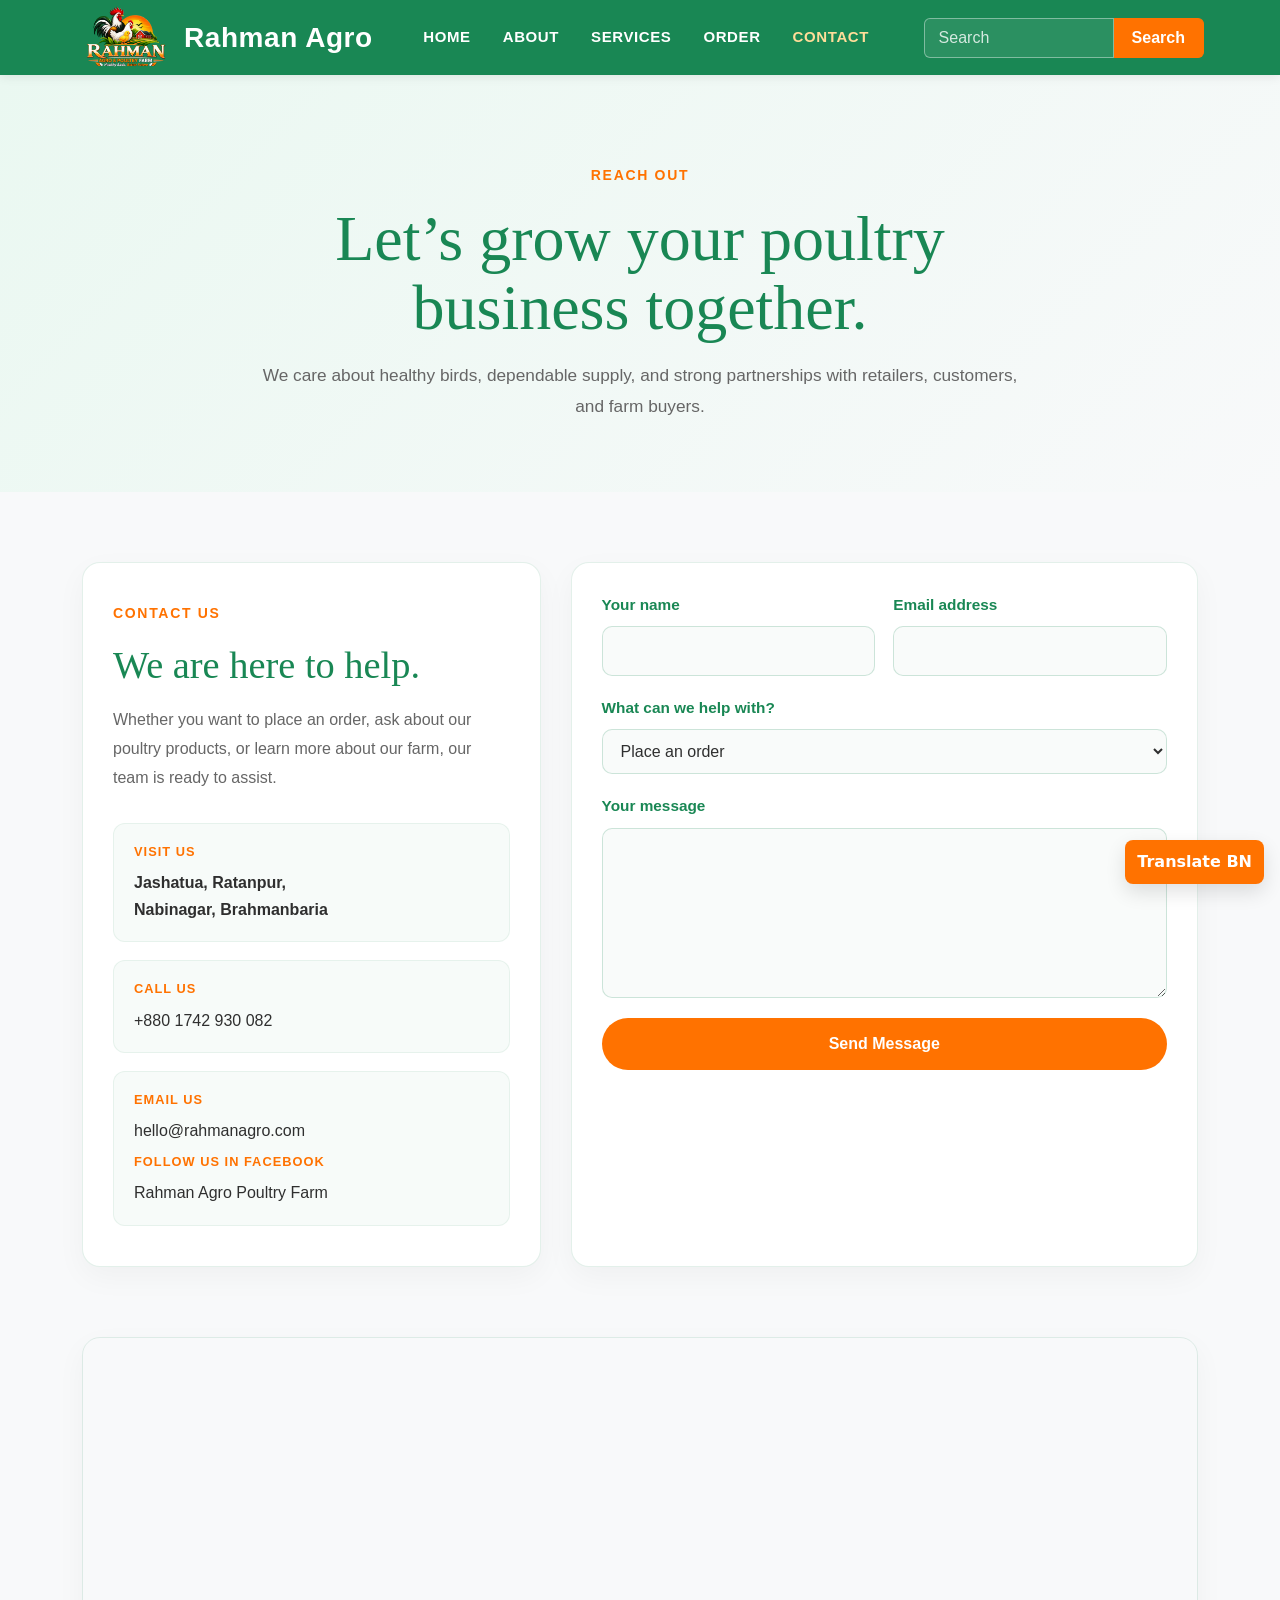
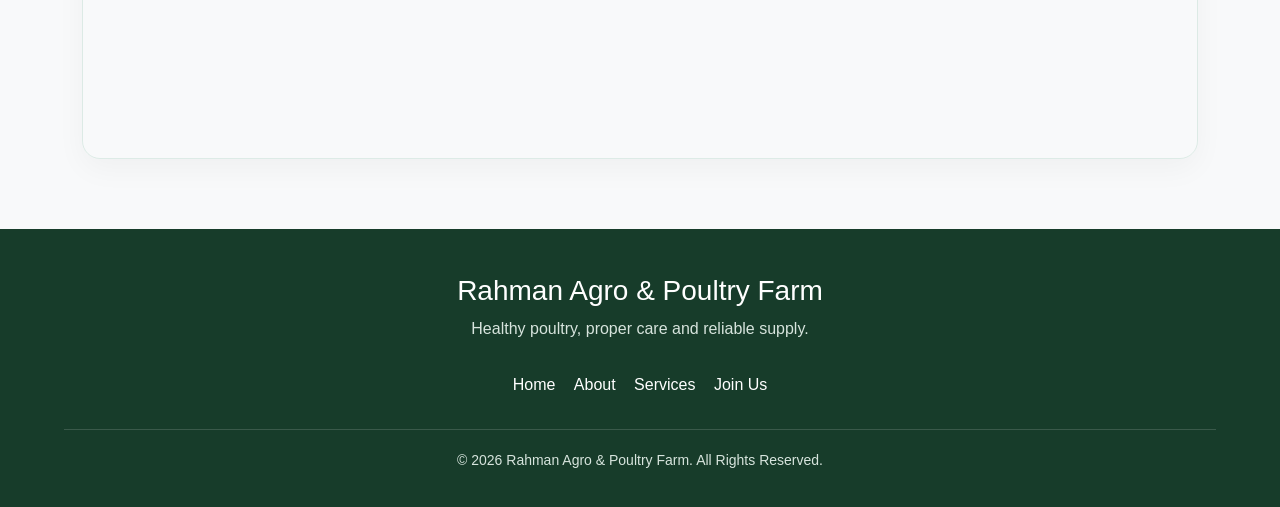
<file: contact.html>
<!DOCTYPE html>
<html lang="en">
<head>
    <meta charset="UTF-8">
    <meta name="viewport" content="width=device-width, initial-scale=1.0">
    <title>Contact - Rahman Agro & Poultry Farm</title>
    <meta name="description" content="Contact Rahman Agro & Poultry Farm for healthy poultry, reliable delivery, and farm inquiries.">
    <link rel="stylesheet" href="style.css">
    <link href="https://cdn.jsdelivr.net/npm/bootstrap@5.3.2/dist/css/bootstrap.min.css" rel="stylesheet">
</head>
<body>
    <div id="google_translate_element" class="google-translate-element" aria-hidden="true"></div>

    <div class="contact-page page-offset">
        <nav class="navbar navbar-expand-lg navbar-dark fixed-top main-navbar">
            <div class="container-fluid">
                <a class="navbar-brand d-flex align-items-center" href="index.html" aria-label="Rahman Agro home page">
                    <img src="images/logo2.png" alt="Rahman Agro Logo" class="navbar-logo me-2">
                    <span>Rahman Agro</span>
                </a>

                <button class="navbar-toggler" type="button" data-bs-toggle="collapse" data-bs-target="#mainNav" aria-controls="mainNav" aria-expanded="false" aria-label="Toggle navigation">
                    <span class="navbar-toggler-icon"></span>
                </button>

                <div class="collapse navbar-collapse" id="mainNav">
                    <ul class="navbar-nav mx-auto mb-2 mb-lg-0">
                        <li class="nav-item"><a class="nav-link" href="index.html">HOME</a></li>
                        <li class="nav-item"><a class="nav-link" href="about.html">ABOUT</a></li>
                        <li class="nav-item"><a class="nav-link" href="services.html">SERVICES</a></li>
                        <li class="nav-item"><a class="nav-link" href="order.html">ORDER</a></li>
                        <li class="nav-item"><a class="nav-link active" href="contact.html">CONTACT</a></li>
                    </ul>

                    <form class="navbar-search" onsubmit="event.preventDefault(); performSearch();">
                        <input id="searchInput" class="form-control" type="search" placeholder="Search" aria-label="Search">
                        <button class="search-btn" type="submit">Search</button>
                    </form>
                </div>
            </div>
        </nav>

        <main class="contact-main">
            <section class="contact-hero">
                <div class="container">
                    <div class="contact-hero-content">
                        <p class="section-kicker">Reach out</p>
                        <h1>Let’s grow your poultry business together.</h1>
                        <p>We care about healthy birds, dependable supply, and strong partnerships with retailers, customers, and farm buyers.</p>
                    </div>
                </div>
            </section>

            <section class="contact-section">
                <div class="container">
                    <div class="contact-grid">
                        <div class="contact-info">
                            <p class="section-kicker accent">Contact us</p>
                            <h2>We are here to help.</h2>
                            <p>Whether you want to place an order, ask about our poultry products, or learn more about our farm, our team is ready to assist.</p>

                            <div class="contact-list">
                                <div class="contact-item">
                                    <span>Visit us</span>
                                    <strong>Jashatua, Ratanpur,<br>Nabinagar, Brahmanbaria</strong>
                                </div>

                                <div class="contact-item">
                                    <span>Call us</span>
                                    <a href="tel:+8801742930082">+880 1742 930 082</a>
                                </div>

                                <div class="contact-item">
                                    <span>Email us</span>
                                    <a href="mailto:hello@rahmanagro.com">hello@rahmanagro.com</a>
                                    <span>Follow us in Facebook</span>
                                    <a href="https://www.facebook.com/share/14qFGSY2b2r/">Rahman Agro Poultry Farm</a>
                                </div>
                            </div>
                        </div>

                        <div class="contact-form-wrap">
                            <form id="contactForm" class="contact-form" onsubmit="submitContact(event)">
                                <div class="form-row">
                                    <div class="field">
                                        <label for="contactName">Your name</label>
                                        <input id="contactName" name="name" type="text" required>
                                    </div>

                                    <div class="field">
                                        <label for="contactEmail">Email address</label>
                                        <input id="contactEmail" name="email" type="email" required>
                                    </div>
                                </div>

                                <div class="field field-full">
                                    <label for="contactSubject">What can we help with?</label>
                                    <select id="contactSubject" name="subject">
                                        <option>Place an order</option>
                                        <option>Ask about poultry products</option>
                                        <option>Business partnership</option>
                                        <option>General inquiry</option>
                                    </select>
                                </div>

                                <div class="field field-full">
                                    <label for="contactMessage">Your message</label>
                                    <textarea id="contactMessage" name="message" rows="6" required></textarea>
                                </div>

                                <button class="contact-submit" type="submit">Send Message</button>
                                <p id="contactStatus" class="contact-status" aria-live="polite"></p>
                            </form>
                        </div>
                    </div>
                </div>
            </section>

            <section class="contact-map">
                <div class="container">
                    <div class="map-frame">
                        <iframe title="Rahman Agro office location" src="https://www.google.com/maps?q=Jashatua%2C%20Ratanpur%2C%20Nabinagar%2C%20Brahmanbaria&output=embed" loading="lazy" referrerpolicy="no-referrer-when-downgrade"></iframe>
                    </div>
                </div>
            </section>
        </main>

        <footer class="home-footer">
            <div>
                <h3>Rahman Agro & Poultry Farm</h3>
                <p>Healthy poultry, proper care and reliable supply.</p>
            </div>

            <div class="footer-links">
                <a href="index.html">Home</a>
                <a href="about.html">About</a>
                <a href="services.html">Services</a>
                <a href="join.html">Join Us</a>
            </div>

            <p class="copyright">© 2026 Rahman Agro & Poultry Farm. All Rights Reserved.</p>
        </footer>
    </div>

    <button class="translator-toggle" type="button" onclick="toggleGimini()">Translate BN</button>

    <script src="https://cdn.jsdelivr.net/npm/bootstrap@5.3.2/dist/js/bootstrap.bundle.min.js"></script>
    <script src="https://translate.google.com/translate_a/element.js?cb=googleTranslateElementInit"></script>
    <script src="js/main.js"></script>
</body>
</html>
</file>
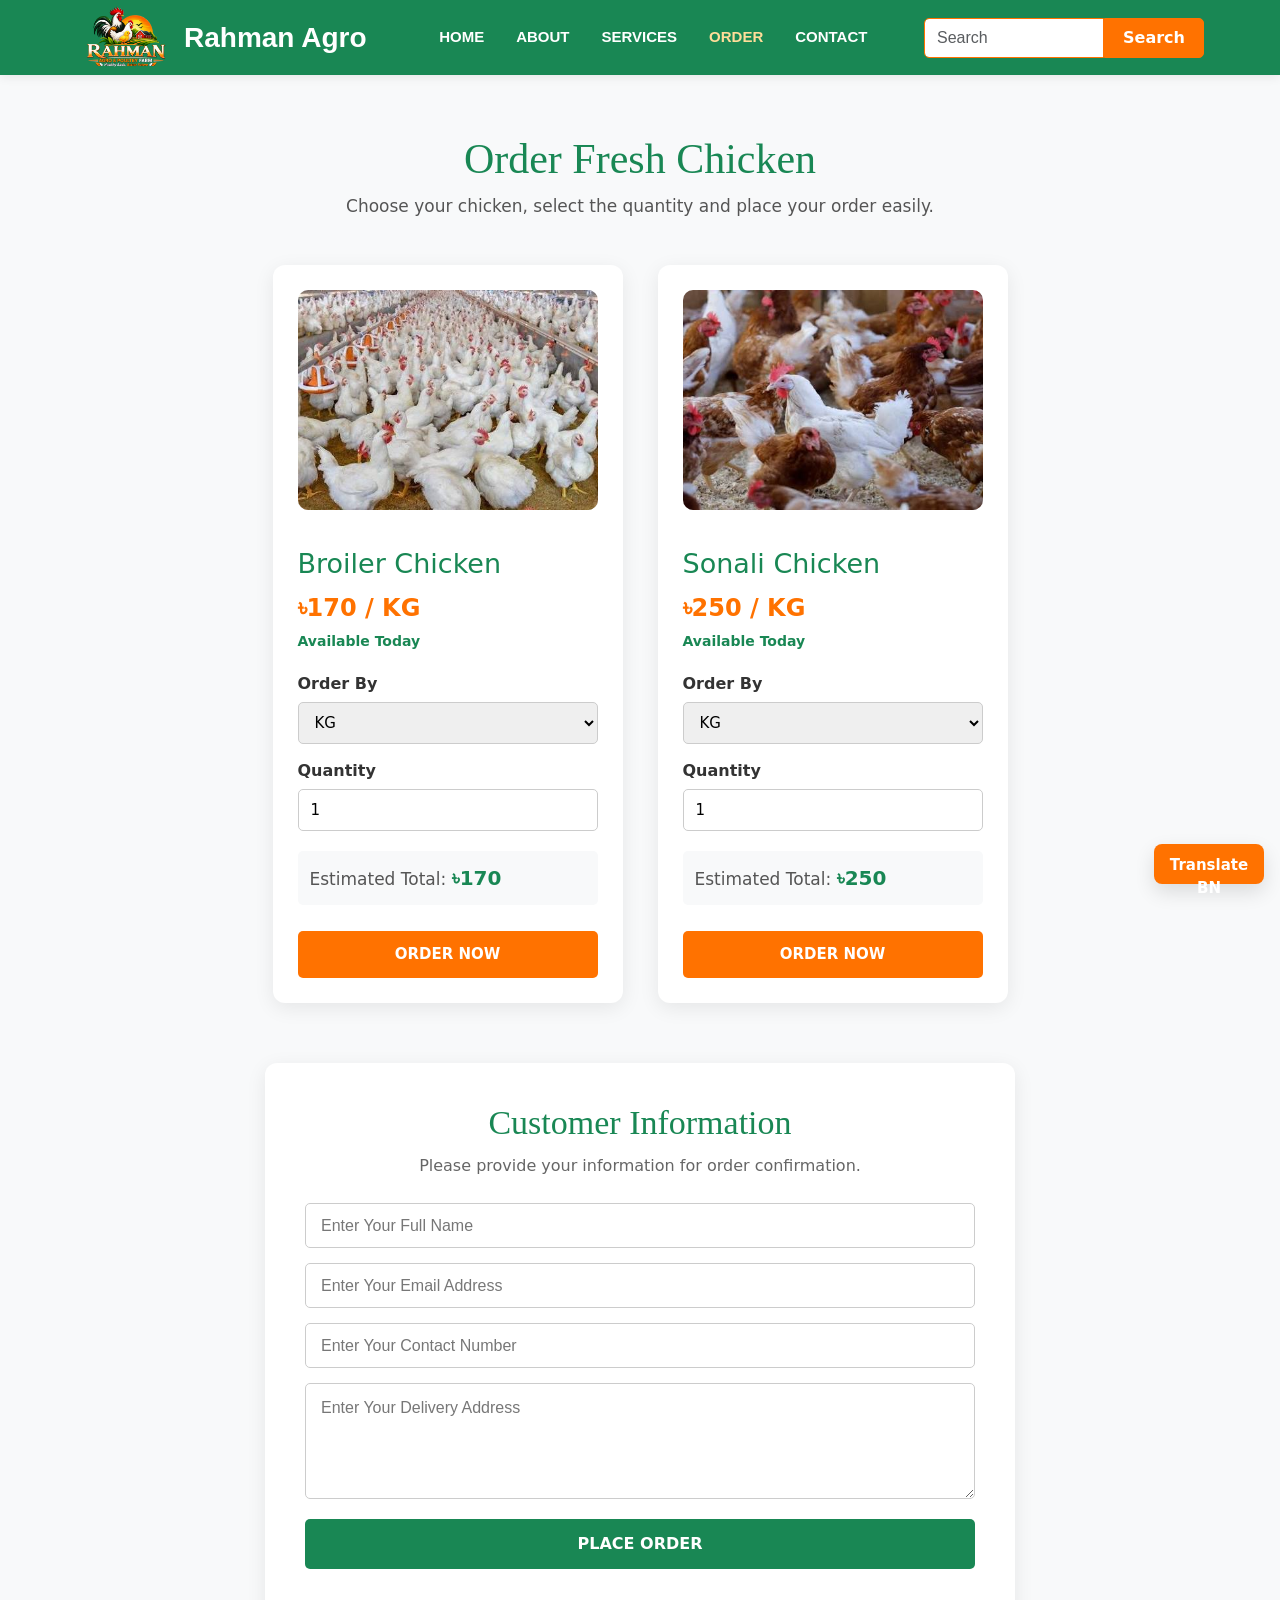
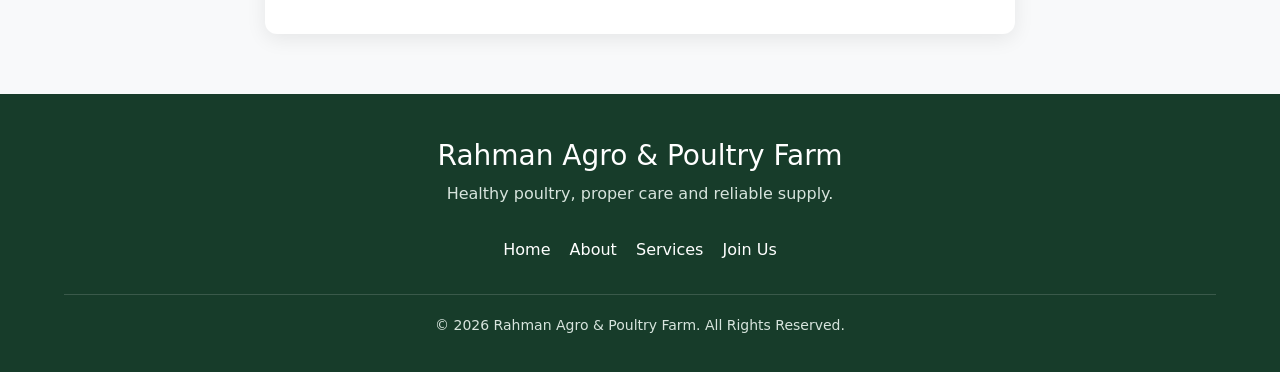
<file: order.html>
```html
<!DOCTYPE html>
<html lang="en">

<head>
    <meta charset="UTF-8">
    <meta name="viewport" content="width=device-width, initial-scale=1.0">

    <title>Order Chicken - Rahman Agro & Poultry Farm</title>

    <!-- Bootstrap 5 CSS -->
    <link href="https://cdn.jsdelivr.net/npm/bootstrap@5.3.2/dist/css/bootstrap.min.css" rel="stylesheet">

    <!-- Main CSS -->
    <link rel="stylesheet" href="style.css">
</head>

<body>

<div class="order-page">

    <!-- ================= NAVBAR ================= -->

    <nav class="navbar navbar-expand-lg navbar-dark fixed-top main-navbar">

        <div class="container-fluid">

            <!-- LOGO -->
            <a class="navbar-brand d-flex align-items-center" href="index.html">
                <img
                    src="images/logo2.png"
                    alt="Rahman Agro Logo"
                    class="navbar-logo me-2">
                <span>Rahman Agro</span>
            </a>


            <!-- MOBILE MENU BUTTON -->
            <button
                class="navbar-toggler"
                type="button"
                data-bs-toggle="collapse"
                data-bs-target="#mainNav"
                aria-controls="mainNav"
                aria-expanded="false"
                aria-label="Toggle navigation">

                <span class="navbar-toggler-icon"></span>

            </button>


            <!-- NAVIGATION -->
            <div class="collapse navbar-collapse" id="mainNav">

                <ul class="navbar-nav mx-auto mb-2 mb-lg-0">

                    <li class="nav-item">
                        <a class="nav-link" href="index.html">
                            HOME
                        </a>
                    </li>

                    <li class="nav-item">
                        <a class="nav-link" href="about.html">
                            ABOUT
                        </a>
                    </li>

                    <li class="nav-item">
                        <a class="nav-link" href="services.html">
                            SERVICES
                        </a>
                    </li>

                    <li class="nav-item">
                        <a class="nav-link active" aria-current="page" href="order.html">
                            ORDER
                        </a>
                    </li>

                    <li class="nav-item">
                        <a class="nav-link" href="contact.html">
                            CONTACT
                        </a>
                    </li>

                </ul>


                <!-- SEARCH -->
                <form
                    class="navbar-search"
                    onsubmit="event.preventDefault(); performSearch();">

                    <input
                        id="searchInput"
                        class="form-control"
                        type="search"
                        placeholder="Search"
                        aria-label="Search">

                    <button
                        class="search-btn"
                        type="submit">
                        Search
                    </button>

                </form>


                <!-- TRANSLATOR -->
                <button
                    class="translator-toggle btn btn-sm ms-lg-3 mt-2 mt-lg-0"
                    onclick="toggleGimini()"
                    type="button">

                    Translate BN

                </button>

            </div>

        </div>

    </nav>


    <!-- ================= ORDER SECTION ================= -->

    <main class="order-content">

        <div class="order-container">

            <h1>Order Fresh Chicken</h1>

            <p class="order-intro">
                Choose your chicken, select the quantity and place your order easily.
            </p>


            <!-- ================= CHICKEN PRODUCTS ================= -->

            <div class="chicken-products">


                <!-- BROILER -->

                <div class="chicken-card">

                    <img
                        src="images/3.jpg"
                        alt="Broiler Chicken">

                    <h2>Broiler Chicken</h2>

                    <p class="price">
                        ৳<span id="broilerPrice">170</span> / KG
                    </p>

                    <p class="available">
                        Available Today
                    </p>


                    <label for="broilerUnit">
                        Order By
                    </label>

                    <select
                        id="broilerUnit"
                        onchange="calculateBroiler()">

                        <option value="kg">KG</option>
                        <option value="piece">Piece</option>

                    </select>


                    <label for="broilerQuantity">
                        Quantity
                    </label>

                    <input
                        type="number"
                        id="broilerQuantity"
                        value="1"
                        min="0.1"
                        step="0.1"
                        oninput="calculateBroiler()">


                    <p class="calculation">

                        Estimated Total:

                        <strong>
                            ৳<span id="broilerTotal">170</span>
                        </strong>

                    </p>


                    <button
                        class="order-btn"
                        onclick="selectChicken('Broiler Chicken')">

                        ORDER NOW

                    </button>

                </div>


                <!-- SONALI -->

                <div class="chicken-card">

                    <img
                        src="images/4.jpg"
                        alt="Sonali Chicken">

                    <h2>Sonali Chicken</h2>

                    <p class="price">
                        ৳<span id="sonaliPrice">250</span> / KG
                    </p>

                    <p class="available">
                        Available Today
                    </p>


                    <label for="sonaliUnit">
                        Order By
                    </label>

                    <select
                        id="sonaliUnit"
                        onchange="calculateSonali()">

                        <option value="kg">KG</option>
                        <option value="piece">Piece</option>

                    </select>


                    <label for="sonaliQuantity">
                        Quantity
                    </label>

                    <input
                        type="number"
                        id="sonaliQuantity"
                        value="1"
                        min="0.1"
                        step="0.1"
                        oninput="calculateSonali()">


                    <p class="calculation">

                        Estimated Total:

                        <strong>
                            ৳<span id="sonaliTotal">250</span>
                        </strong>

                    </p>


                    <button
                        class="order-btn"
                        onclick="selectChicken('Sonali Chicken')">

                        ORDER NOW

                    </button>

                </div>

            </div>


            <!-- ================= CUSTOMER INFORMATION ================= -->

            <div class="customer-section">

                <h2>Customer Information</h2>

                <p>
                    Please provide your information for order confirmation.
                </p>


                <input
                    type="text"
                    id="customerName"
                    placeholder="Enter Your Full Name">


                <input
                    type="email"
                    id="customerEmail"
                    placeholder="Enter Your Email Address">


                <input
                    type="tel"
                    id="customerPhone"
                    placeholder="Enter Your Contact Number">


                <textarea
                    id="customerAddress"
                    placeholder="Enter Your Delivery Address"
                    rows="4"></textarea>


                <button
                    class="place-order-btn"
                    onclick="placeOrder()">

                    PLACE ORDER

                </button>


                <p id="orderMessage"></p>

            </div>

        </div>

    </main>


    <!-- ================= FOOTER ================= -->
    <footer class="home-footer">

        <div>
            <h3>Rahman Agro & Poultry Farm</h3>
            <p>
                Healthy poultry, proper care and reliable supply.
            </p>
        </div>

        <div class="footer-links">
            <a href="index.html">Home</a>
            <a href="about.html">About</a>
            <a href="services.html">Services</a>
            <a href="join.html">Join Us</a>
        </div>

        <p class="copyright">
            © 2026 Rahman Agro & Poultry Farm. All Rights Reserved.
        </p>

    </footer>
</div>


<!-- ================= ORDER JAVASCRIPT ================= -->

<script>

    /* ===============================
       CHICKEN PRICE
    =============================== */

    const broilerPrice = 170;
    const sonaliPrice = 250;


    /* Average weight of one chicken */

    const broilerAverageWeight = 1.5;
    const sonaliAverageWeight = 1.2;
     
     /* =============================== 
     BROILER CALCULATION 
     =============================== */ 
     function calculateBroiler() { 
        let unit = document.getElementById("broilerUnit").value; 
        let quantity = parseFloat( document.getElementById("broilerQuantity").value ) || 0; 
        let total; if (unit === "kg") {
             total = quantity * broilerPrice; 
            } else {
                 total = quantity * broilerAverageWeight * broilerPrice; 
                } 
                document.getElementById("broilerTotal").innerText = Math.round(total); 
            } 

            /* ===============================
             SONALI CALCULATION 
             =============================== */ 
             function calculateSonali() { 
                let unit = document.getElementById("sonaliUnit").value; 
                let quantity = parseFloat( document.getElementById("sonaliQuantity").value ) || 0; 
                let total; if (unit === "kg") { 
                    total = quantity * sonaliPrice; 
                } else { total = quantity * sonaliAverageWeight * sonaliPrice; 

                } document.getElementById("sonaliTotal").innerText = Math.round(total);
            }

            /* =============================== 
            SELECT CHICKEN 
            =============================== */ 
            let selectedChicken = ""; 
            function selectChicken(chicken) {
                selectedChicken = chicken; 
                document.querySelector(".customer-section") .scrollIntoView({ behavior: "smooth" }); 
                document.getElementById("orderMessage").innerText = chicken + " selected. Please enter your information."; 
                } 
                
                /* =============================== 
                PLACE ORDER 
                =============================== */ 
                function placeOrder() { 
                    let name = document.getElementById("customerName") .value.trim(); 
                    let email = document.getElementById("customerEmail") .value.trim(); 
                    let phone = document.getElementById("customerPhone") .value.trim(); 
                    let address = document.getElementById("customerAddress") .value.trim(); 
                    if (selectedChicken === "") { 
                        alert("Please select a chicken first."); 
                        return; 
                        } if ( name === "" || email === "" || phone === "" || address === "" ) { 
                            alert("Please fill in all customer information."); 
                            return; 
                            } 
                            let order = { chicken: selectedChicken, customerName: name, email: email, phone: phone, address: address, date: new Date().toLocaleString() 
                        }; 
                            localStorage.setItem( "rahmanOrder", JSON.stringify(order) ); 
                            alert( "Order placed successfully!\n\n" + "Thank you, " + name + "!" ); 
                            document.getElementById("orderMessage").innerText = "Your order has been placed successfully. We will contact you soon."; 
                    } 
                    </script> 
                    <!-- ================= SCRIPTS ================= --> 
                     <script src="https://cdn.jsdelivr.net/npm/bootstrap@5.3.2/dist/js/bootstrap.bundle.min.js"></script> 
                     <script src="js/main.js"></script> 
                     <script src="https://translate.google.com/translate_a/element.js?cb=googleTranslateElementInit"></script> 
                    </body> 
                    </html>
</file>
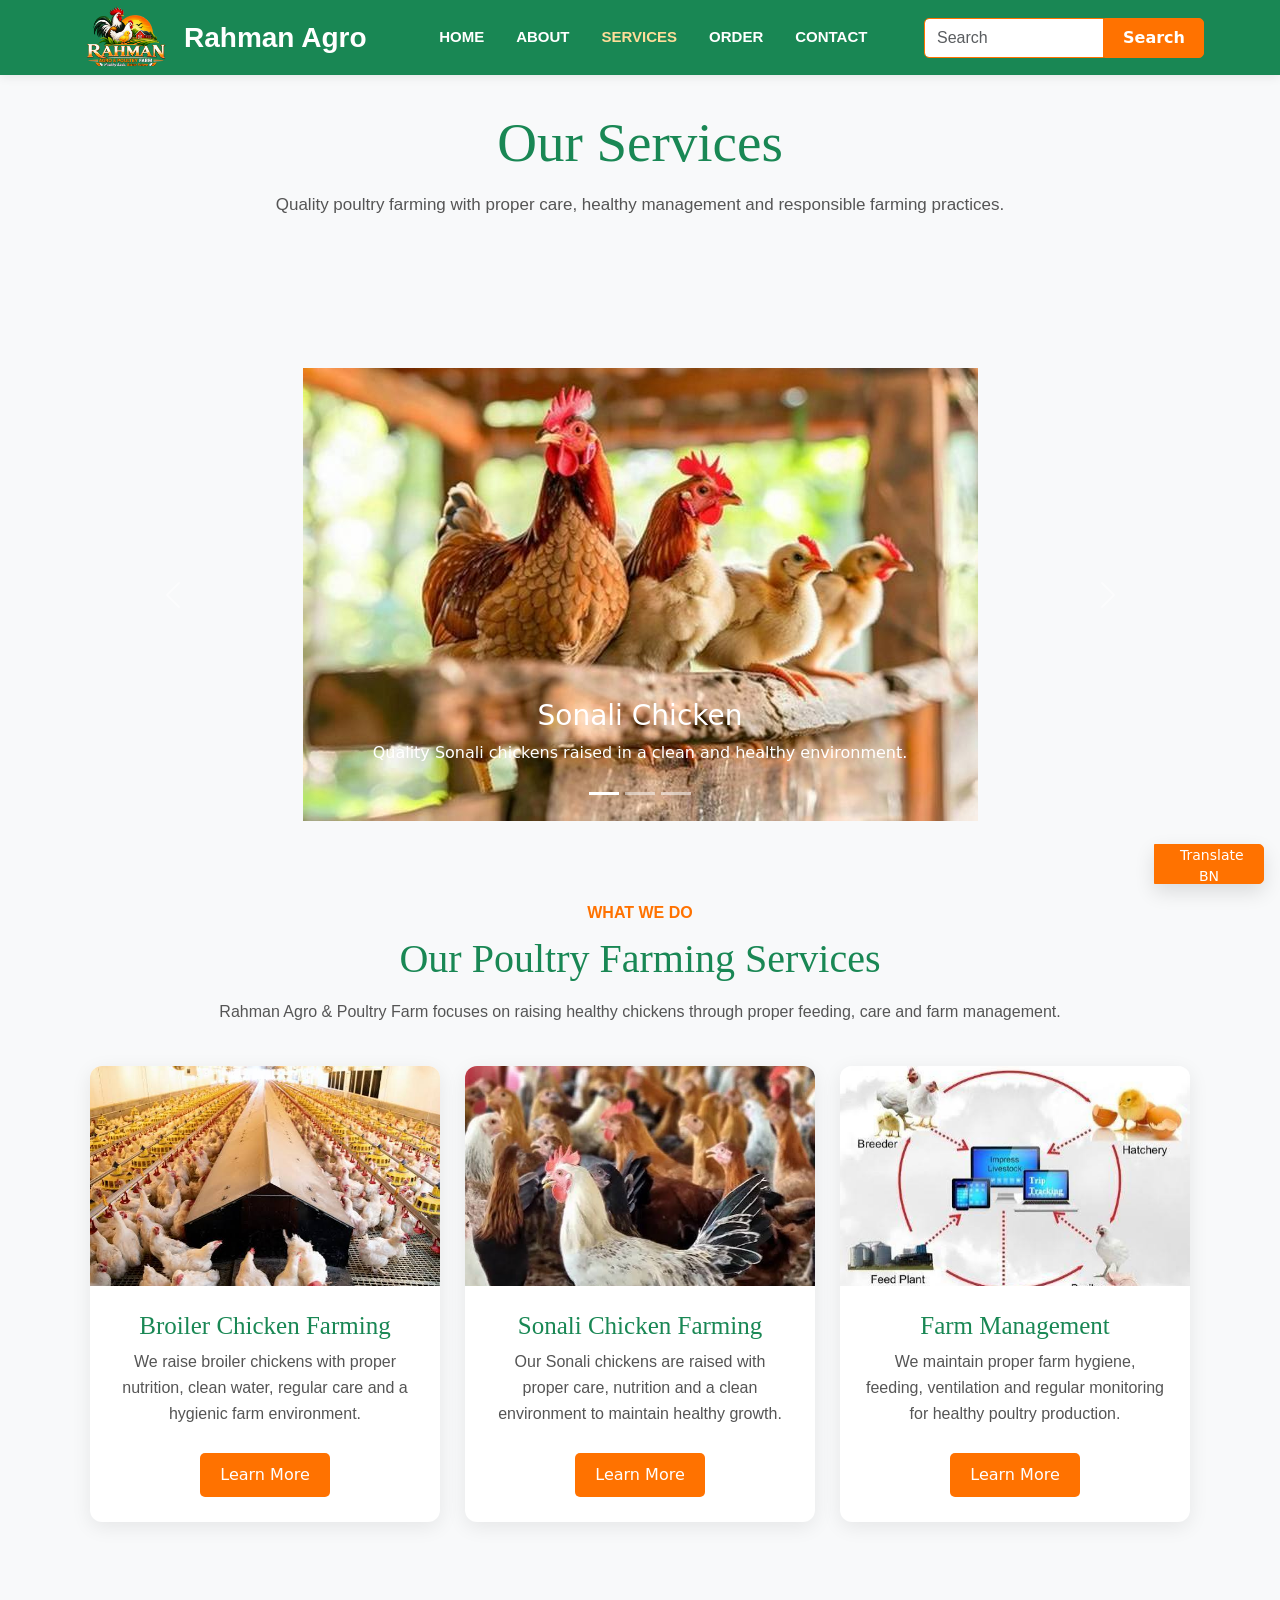
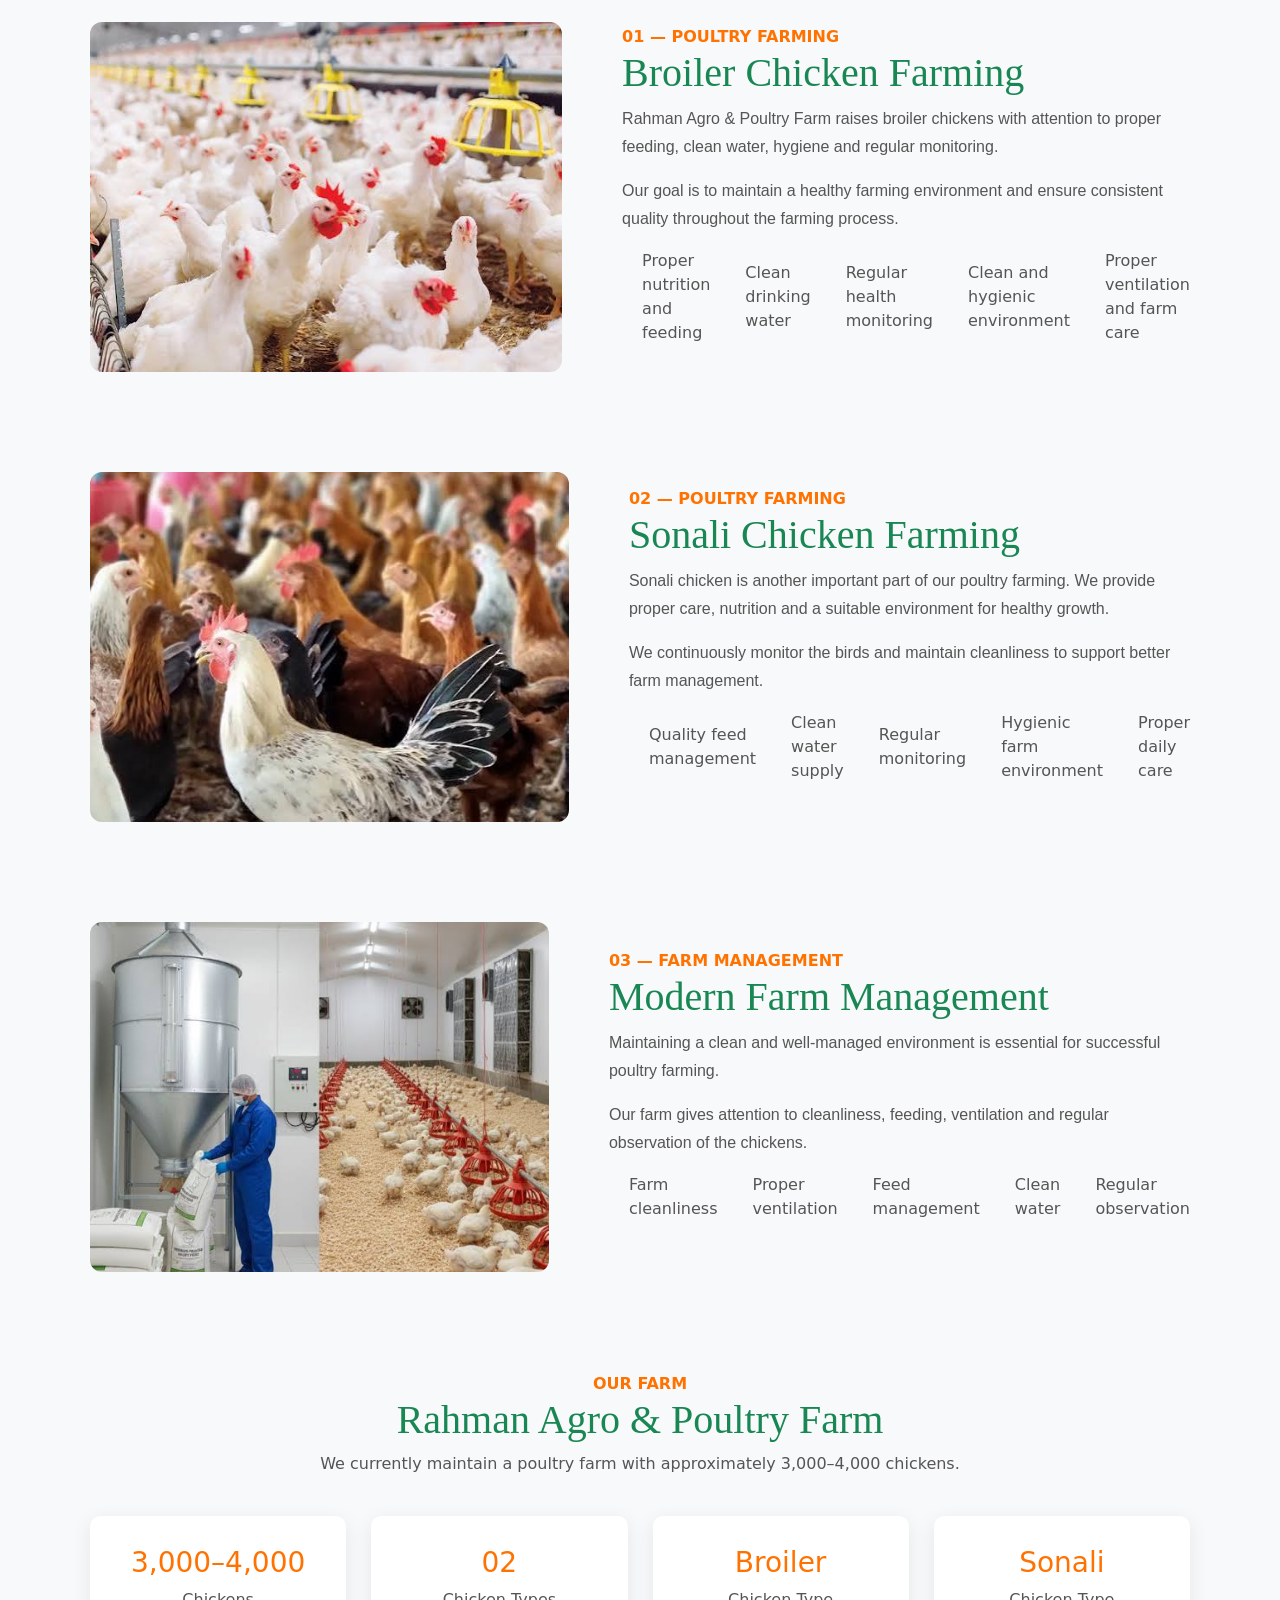
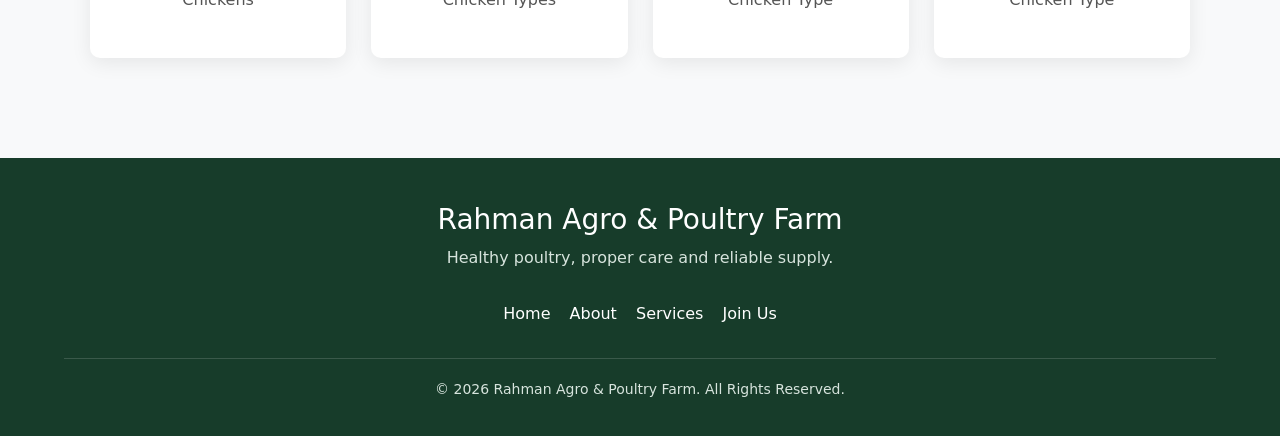
<file: services.html>
<!DOCTYPE html>
<html lang="en">
<head>
    <meta charset="utf-8">
    <meta name="viewport" content="width=device-width, initial-scale=1">
    <title>Services</title>
    <link rel="stylesheet" href="style.css">
    <!-- Bootstrap 5 CSS -->
    <link href="https://cdn.jsdelivr.net/npm/bootstrap@5.3.2/dist/css/bootstrap.min.css" rel="stylesheet">
</head>
<body>
    <div id="google_translate_element" style="display:none;"></div>
    <div class="services page-offset">
                ```html
<!-- ================= NAVBAR ================= -->

<nav class="navbar navbar-expand-lg navbar-dark fixed-top main-navbar">

    <div class="container-fluid">

        <!-- Logo -->
        <a class="navbar-brand d-flex align-items-center" href="index.html">
            <img
                src="images/logo2.png"
                alt="Rahman Agro Logo"
                class="navbar-logo me-2"
            >
            <span>Rahman Agro</span>
        </a>

        <!-- Mobile menu button -->
        <button
            class="navbar-toggler"
            type="button"
            data-bs-toggle="collapse"
            data-bs-target="#mainNav"
            aria-controls="mainNav"
            aria-expanded="false"
            aria-label="Toggle navigation"
        >
            <span class="navbar-toggler-icon"></span>
        </button>

        <!-- Navbar content -->
        <div class="collapse navbar-collapse" id="mainNav">

            <!-- Menu -->
            <ul class="navbar-nav mx-auto mb-2 mb-lg-0">

                <li class="nav-item">
                    <a class="nav-link" href="index.html">
                        HOME
                    </a>
                </li>

                <li class="nav-item">
                    <a class="nav-link" href="about.html">
                        ABOUT
                    </a>
                </li>

                <li class="nav-item">
                    <a
                        class="nav-link active"
                        aria-current="page"
                        href="services.html"
                    >
                        SERVICES
                    </a>
                </li>

                <li class="nav-item">
                    <a class="nav-link" href="order.html">
                        ORDER
                    </a>
                </li>

                <li class="nav-item">
                    <a class="nav-link" href="contact.html">
                        CONTACT
                    </a>
                </li>

            </ul>

            <!-- Search -->
            <form
                class="navbar-search"
                onsubmit="event.preventDefault(); performSearch();"
            >
                <input
                    id="searchInput"
                    class="form-control"
                    type="search"
                    placeholder="Search"
                    aria-label="Search"
                >

                <button
                    class="search-btn"
                    type="submit"
                >
                    Search
                </button>
            </form>

            <!-- Translator -->
            <button
                class="translator-toggle btn btn-sm ms-lg-3 mt-2 mt-lg-0"
                onclick="toggleGimini()"
                type="button"
            >
                Translate BN
            </button>

        </div>
    </div>

</nav>



        <!-- ================= HERO ================= -->
        <section class="ra-service-hero">

            <div class="ra-service-hero-content">

                <h1>Our&nbsp;Services</h1>
                <p>
                    Quality poultry farming with proper care,
                    healthy management and responsible farming practices.
                </p>
            </div>
        </section>
                        <div class="container">
                                <br>
                                <!-- Bootstrap 5 carousel -->
                                <div id="myCarousel" class="carousel slide" data-bs-ride="carousel">
                                        <div class="carousel-indicators">
                                                <button type="button" data-bs-target="#myCarousel" data-bs-slide-to="0" class="active" aria-current="true" aria-label="Slide 1"></button>
                                                <button type="button" data-bs-target="#myCarousel" data-bs-slide-to="1" aria-label="Slide 2"></button>
                                                <button type="button" data-bs-target="#myCarousel" data-bs-slide-to="2" aria-label="Slide 3"></button>
                                        </div>
                                        <div class="carousel-inner text-center">
                                                <div class="carousel-item active">
                                                        <img src="images/10.jpg" class="d-block mx-auto" alt="Sonali" style="max-width:70%;height:auto;">
                                                        <div class="carousel-caption d-none d-md-block">
                                                                <h3>Sonali Chicken</h3>
                                                                <p>Quality Sonali chickens raised in a clean and healthy environment.</p>
                                                        </div>
                                                </div>
                                                <div class="carousel-item">
                                                        <img src="images/7.jpg" class="d-block mx-auto" alt="Broiler" style="max-width:70%;height:auto;">
                                                        <div class="carousel-caption d-none d-md-block">
                                                                <h3>Broiler Chicken</h3>
                                                                <p>Healthy broiler chickens raised with proper care and quality feed.</p>
                                                        </div>
                                                </div>
                                                <div class="carousel-item">
                                                        <img src="images/8.jpg" class="d-block mx-auto" alt="Farm" style="max-width:70%;height:auto;">
                                                        <div class="carousel-caption d-none d-md-block">
                                                                <h3>Our Poultry Farm</h3>
                                                                <p>Proper farm management for healthy and quality poultry production.</p>
                                                        </div>
                                                </div>
                                        </div>
                                        <button class="carousel-control-prev" type="button" data-bs-target="#myCarousel" data-bs-slide="prev">
                                                <span class="carousel-control-prev-icon" aria-hidden="true"></span>
                                                <span class="visually-hidden">Previous</span>
                                        </button>
                                        <button class="carousel-control-next" type="button" data-bs-target="#myCarousel" data-bs-slide="next">
                                                <span class="carousel-control-next-icon" aria-hidden="true"></span>
                                                <span class="visually-hidden">Next</span>
                                        </button>
                                </div>
                        </div>


        <!-- ================= SERVICE CARDS ================= -->

        <section class="ra-service-overview">

            <div class="ra-service-heading">

                <span>WHAT WE DO</span>

                <h2>Our Poultry Farming Services</h2>

                <p>
                    Rahman Agro & Poultry Farm focuses on raising healthy
                    chickens through proper feeding, care and farm management.
                </p>

            </div>


            <div class="ra-service-cards">

                <!-- Broiler -->
                <div class="ra-service-card">

                    <div class="ra-service-card-image">
                        <img src="images/b1.jpg" alt="Broiler Chicken Farming">
                    </div>

                    <div class="ra-service-card-content">

                        <h3>Broiler Chicken Farming</h3>

                        <p>
                            We raise broiler chickens with proper nutrition,
                            clean water, regular care and a hygienic farm
                            environment.
                        </p>

                        <a href="#broiler">Learn More</a>

                    </div>

                </div>


                <!-- Sonali -->
                <div class="ra-service-card">

                    <div class="ra-service-card-image">
                        <img src="images/s1.jpg" alt="Sonali Chicken Farming">
                    </div>

                    <div class="ra-service-card-content">

                        <h3>Sonali Chicken Farming</h3>

                        <p>
                            Our Sonali chickens are raised with proper care,
                            nutrition and a clean environment to maintain
                            healthy growth.
                        </p>

                        <a href="#sonali">Learn More</a>

                    </div>

                </div>


                <!-- Farm Management -->
                <div class="ra-service-card">

                    <div class="ra-service-card-image">
                        <img src="images/m1.jpg" alt="Poultry Farm Management">
                    </div>

                    <div class="ra-service-card-content">

                        <h3>Farm Management</h3>

                        <p>
                            We maintain proper farm hygiene, feeding,
                            ventilation and regular monitoring for healthy
                            poultry production.
                        </p>

                        <a href="#management">Learn More</a>

                    </div>

                </div>

            </div>

        </section>


        <!-- ================= BROILER DETAILS ================= -->

        <section class="ra-service-detail" id="broiler">

            <div class="ra-service-detail-image">

                <img src="images/b2.jpg" alt="Broiler Chicken">

            </div>


            <div class="ra-service-detail-text">

                <span>01 — POULTRY FARMING</span>

                <h2>Broiler Chicken Farming</h2>

                <p>
                    Rahman Agro & Poultry Farm raises broiler chickens
                    with attention to proper feeding, clean water,
                    hygiene and regular monitoring.
                </p>

                <p>
                    Our goal is to maintain a healthy farming environment
                    and ensure consistent quality throughout the farming
                    process.
                </p>

                <ul>
                    <li>Proper nutrition and feeding</li>
                    <li>Clean drinking water</li>
                    <li>Regular health monitoring</li>
                    <li>Clean and hygienic environment</li>
                    <li>Proper ventilation and farm care</li>
                </ul>

            </div>

        </section>


        <!-- ================= SONALI DETAILS ================= -->

        <section class="ra-service-detail ra-service-detail-reverse" id="sonali">

            <div class="ra-service-detail-image">

                <img src="images/s1.jpg" alt="Sonali Chicken">

            </div>


            <div class="ra-service-detail-text">

                <span>02 — POULTRY FARMING</span>

                <h2>Sonali Chicken Farming</h2>

                <p>
                    Sonali chicken is another important part of our
                    poultry farming. We provide proper care, nutrition
                    and a suitable environment for healthy growth.
                </p>

                <p>
                    We continuously monitor the birds and maintain
                    cleanliness to support better farm management.
                </p>

                <ul>
                    <li>Quality feed management</li>
                    <li>Clean water supply</li>
                    <li>Regular monitoring</li>
                    <li>Hygienic farm environment</li>
                    <li>Proper daily care</li>
                </ul>

            </div>

        </section>


        <!-- ================= FARM MANAGEMENT ================= -->

        <section class="ra-service-detail" id="management">

            <div class="ra-service-detail-image">

                <img src="images/m2.jpg" alt="Poultry Farm Management">

            </div>


            <div class="ra-service-detail-text">

                <span>03 — FARM MANAGEMENT</span>

                <h2>Modern Farm Management</h2>

                <p>
                    Maintaining a clean and well-managed environment is
                    essential for successful poultry farming.
                </p>

                <p>
                    Our farm gives attention to cleanliness, feeding,
                    ventilation and regular observation of the chickens.
                </p>

                <ul>
                    <li>Farm cleanliness</li>
                    <li>Proper ventilation</li>
                    <li>Feed management</li>
                    <li>Clean water</li>
                    <li>Regular observation</li>
                </ul>

            </div>

        </section>


        <!-- ================= FARM STATISTICS ================= -->

        <section class="ra-service-stats">

            <div class="ra-service-stats-heading">

                <span>OUR FARM</span>

                <h2>Rahman Agro & Poultry Farm</h2>

                <p>
                    We currently maintain a poultry farm with
                    approximately 3,000–4,000 chickens.
                </p>

            </div>


            <div class="ra-service-stat-grid">

                <div class="ra-service-stat">
                    <h3>3,000–4,000</h3>
                    <p>Chickens</p>
                </div>

                <div class="ra-service-stat">
                    <h3>02</h3>
                    <p>Chicken Types</p>
                </div>

                <div class="ra-service-stat">
                    <h3>Broiler</h3>
                    <p>Chicken Type</p>
                </div>

                <div class="ra-service-stat">
                    <h3>Sonali</h3>
                    <p>Chicken Type</p>
                </div>

            </div>

        </section>


        <!-- ================= FOOTER ================= -->
    <footer class="home-footer">

        <div>
            <h3>Rahman Agro & Poultry Farm</h3>
            <p>
                Healthy poultry, proper care and reliable supply.
            </p>
        </div>

        <div class="footer-links">
            <a href="index.html">Home</a>
            <a href="about.html">About</a>
            <a href="services.html">Services</a>
            <a href="join.html">Join Us</a>
        </div>

        <p class="copyright">
            © 2026 Rahman Agro & Poultry Farm. All Rights Reserved.
        </p>

    </footer>
        
        </div>    
    </div>
    <script src="https://cdn.jsdelivr.net/npm/bootstrap@5.3.2/dist/js/bootstrap.bundle.min.js"></script>
    <script src="https://translate.google.com/translate_a/element.js?cb=googleTranslateElementInit"></script>
    <script src="js/main.js"></script>
    <!-- Bootstrap 5 JS bundle -->
    <script src="https://cdn.jsdelivr.net/npm/bootstrap@5.3.2/dist/js/bootstrap.bundle.min.js"></script>
</body>
</html>
</file>
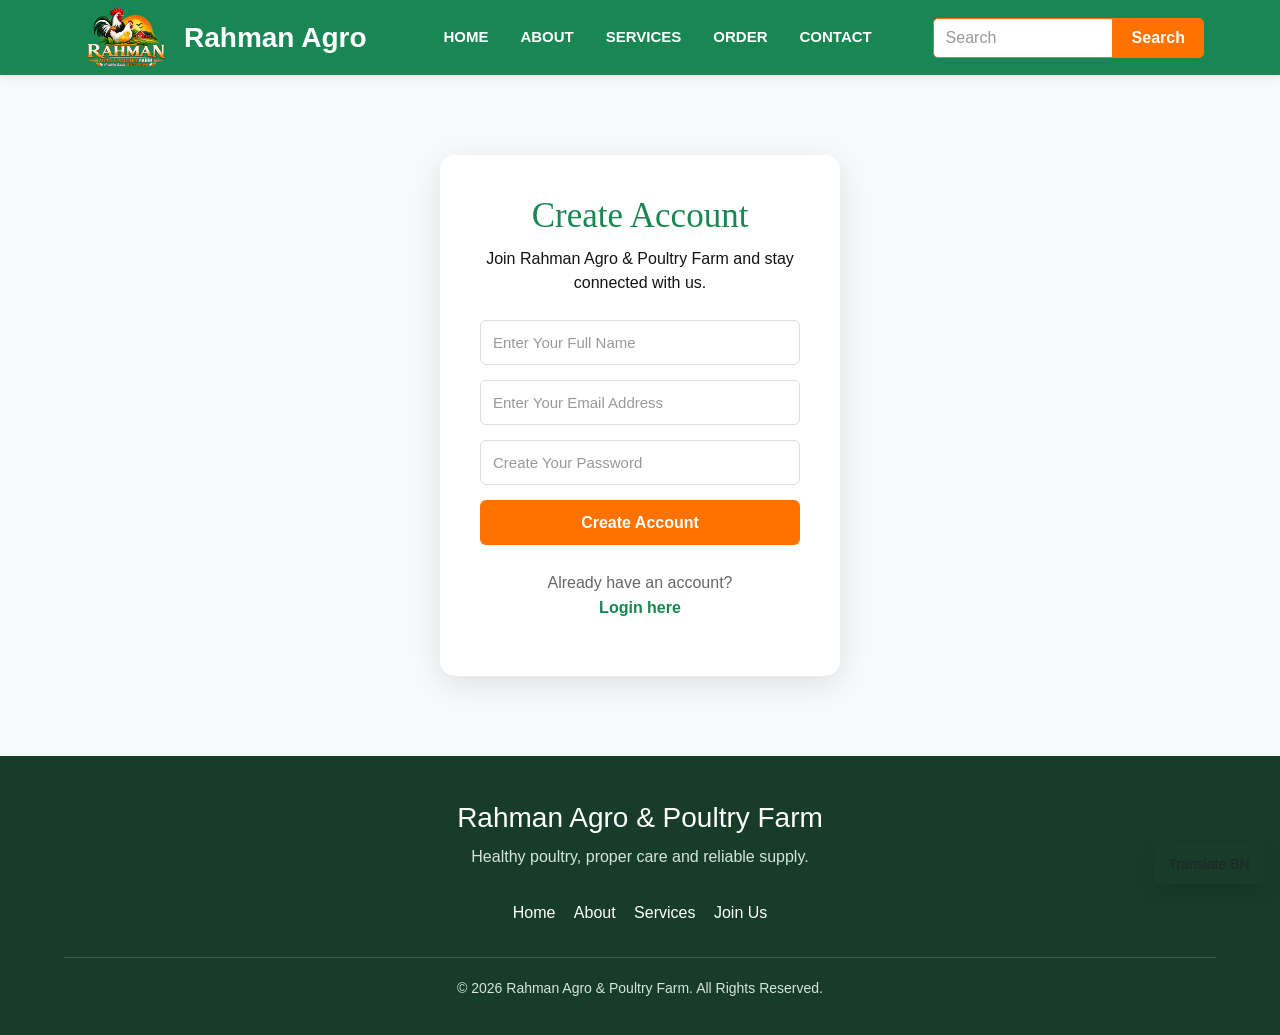
<file: signin.html>
<!DOCTYPE html>
<html lang="en">
<head>
    <meta charset="UTF-8">
    <meta name="viewport" content="width=device-width, initial-scale=1.0">
    <title>Sign Up - Rahman Agro & Poultry Farm</title>
    <link rel="stylesheet" href="style.css">
    <!-- Bootstrap 5 CSS -->
    <link href="https://cdn.jsdelivr.net/npm/bootstrap@5.3.2/dist/css/bootstrap.min.css" rel="stylesheet">
</head>

<body>

<div class="signin-page page-offset">

        <nav class="navbar navbar-expand-lg navbar-dark fixed-top main-navbar">
    <div class="container-fluid">
    <a class="navbar-brand d-flex align-items-center" href="index.html">
        <img src="images/logo2.png" alt="Rahman Agro Logo" class="navbar-logo me-2">
        <span>Rahman Agro</span>
    </a>

    <button
        class="navbar-toggler"
        type="button"
        data-bs-toggle="collapse"
        data-bs-target="#mainNav"
        aria-controls="mainNav"
        aria-expanded="false"
        aria-label="Toggle navigation">
        <span class="navbar-toggler-icon"></span>
    </button>

    <div class="collapse navbar-collapse" id="mainNav">

        <ul class="navbar-nav mx-auto mb-2 mb-lg-0">

            <li class="nav-item">
                <a class="nav-link" href="index.html">HOME</a>
            </li>

            <li class="nav-item">
                <a class="nav-link" href="about.html">ABOUT</a>
            </li>

            <li class="nav-item">
                <a class="nav-link" href="services.html">SERVICES</a>
            </li>

            <li class="nav-item">
                <a class="nav-link" href="order.html">ORDER</a>
            </li>

            <li class="nav-item">
                <a class="nav-link" href="contact.html">CONTACT</a>
            </li>

        </ul>

        <form class="navbar-search"
              onsubmit="event.preventDefault(); performSearch();">

            <input
                id="searchInput"
                class="form-control"
                type="search"
                placeholder="Search"
                aria-label="Search">

            <button class="search-btn" type="submit">
                Search
            </button>

        </form>

        <button
            class="translator-toggle btn btn-sm ms-lg-3 mt-2 mt-lg-0"
            onclick="toggleGimini()"
            type="button">
            Translate BN
        </button>

    </div>
</div>

</nav>
    <!-- SIGN UP FORM -->
    <div class="signin-form">

        <h2>Create Account</h2>

        <p class="signin-intro">
            Join Rahman Agro & Poultry Farm and stay connected with us.
        </p>

        <input 
    type="text" 
    id="signupName" 
    placeholder="Enter Your Full Name"
>

<input 
    type="email" 
    id="signupEmail" 
    placeholder="Enter Your Email Address"
>

<input 
    type="password" 
    id="signupPassword" 
    placeholder="Create Your Password"
>

        <button class="signin-btn" onclick="createAccount()">
            Create Account
        </button>

        <p id="signupMessage"></p>

        <p class="signin-link">
            Already have an account?<br>
            <a href="join.html">Login here</a>
        </p>

    </div>

    <!-- ================= FOOTER ================= -->
    <footer class="home-footer">

        <div>
            <h3>Rahman Agro & Poultry Farm</h3>
            <p>
                Healthy poultry, proper care and reliable supply.
            </p>
        </div>

        <div class="footer-links">
            <a href="index.html">Home</a>
            <a href="about.html">About</a>
            <a href="services.html">Services</a>
            <a href="join.html">Join Us</a>
        </div>

        <p class="copyright">
            © 2026 Rahman Agro & Poultry Farm. All Rights Reserved.
        </p>

    </footer>
</div>


<script>
function createAccount() {

    let name = document.getElementById("signupName").value.trim();
    let email = document.getElementById("signupEmail").value.trim();
    let password = document.getElementById("signupPassword").value;

    if (name === "" || email === "" || password === "") {
        alert("Please fill in all fields.");
        return;
    }

    let user = {
        name: name,
        email: email,
        password: password
    };

    localStorage.setItem("rahmanUser", JSON.stringify(user));

    alert("Account created successfully!");

    window.location.href = "join.html";
}
</script>

<script src="https://cdn.jsdelivr.net/npm/bootstrap@5.3.2/dist/js/bootstrap.bundle.min.js"></script>
<script src="js/main.js"></script>

</body>
</html>
</file>
<file: style.css>
*{
    margin: 0;
    padding: 0;
}
/* Consolidated box-sizing and base rules */
*, *::before, *::after { box-sizing: border-box; }
.main{
    width: 100%;
    min-height: 100vh;
    background: #f8f9fa;
}
.page-offset { padding-top: 0; }
body { padding-top: 0; }
.navbar{
    width: 100%;
    min-height: 75px;
    background: #198754;
    display: flex;
    align-items: center;
    padding: 0 5%;
    box-sizing: border-box;
    position: fixed;
    top: 0;
    left: 0;
    z-index: 100;
}
.icon{
    width: 150px;
    height: 70px;
    display: flex;
    align-items: center;
}

.icon img{
    width: 100px;
    height: auto;
    display: block;
}

.logo{
    font-size: 24px;
    font-family: Arial;
    padding-left: 25px;
    float: left;
    padding-top: 15px;
}
.logo span{
    color: #ff7200;
}
.logo small{
    color: #fff;
    font-size: 30px;
}
.menu{
    flex: 1;
    height: auto;
    display: flex;
    justify-content: center;
}
ul{
    display: flex;
    align-items: center;
    gap: 35px;
    margin: 0;
    padding: 0;
}

ul li{
    list-style: none;
    margin: 0;
    font-size: 16px;
}
ul li a{
    text-decoration: none;
    color: #fff;
    font-family: Arial;
    font-weight: bold;
    transition: 0.3s ease;
}

ul li a:hover{
    color: #ff7200;
}
.search{
    width: auto;
    margin-left: 20px;
    display: flex;
}
.ra-highlight{ background: #fff3bf; padding:2px 4px; border-radius:3px; }
.translator-toggle{ position: fixed; right: 16px; bottom: 16px; background:#ff7200; color:#fff; padding:10px 12px; border-radius:8px; cursor:pointer; z-index:200; }
.srch{
    font-family: 'Times New Roman';
    width: 200px;
    height: 40px;
    background: transparent;
    border: 1px solid #ff7200;
    margin-top: 13px;
    color: #fff;
    border-right: none;
    font-size: 18px;
    float: left;
    padding: 15px;
    border-bottom-left-radius: 5px;
    border-top-left-radius: 5px;
}
.btn{
    width: 110px;
    height: 40px;
    background: #ff7200;
    border: 2px solid #ff7200;
    margin-top: 13px;
    color: #fff;
    font-size: 15px;
    border-bottom-right-radius: 10px;
    border-bottom-right-radius: 5px;
}

.btn:focus{
    outline: none;
}

.srch:focus{
    outline: none;
}

.content{
    width: 90%;
    max-width: 1200px;
    height: auto;
    margin: auto;
    padding-top: 90px;
    color: #333;
    position: relative;
    left: 0;
    font-size: 16px;
    font-family: Arial;
}
.content .par{
    padding-left: 20px;
    padding-bottom: 25px;
    font-family: Arial;
    letter-spacing: 1.2px;
    line-height: 30px;
    color: #555;
}

.content h1{
    font-family: 'Times New Roman';
    font-size: 50px;
    padding-left: 20px;
    margin-top: 0;
    letter-spacing: 2px;
    color: #198754;
}
.content .cn{
    width: 160px;
    height: 40px;
    background: #ff7200;
    border: none;
    margin-bottom: 10px;
    margin-left: 20px;
    font-size: 20px;
    border-radius: 10px;
    cursor: pointer;
    transition: .4s ease;
}
.content .cn a{
    text-decoration: none;
    color: #000;
    transition: .3s ease;
}
.cn:hover{
    background-color: #fff;
}

.content span{
    color: #ff7200;
    font-size: 60px;
}

.form{
    width: 270px;
    height: 380px;
    background: linear-gradient(to top, rgba(35, 34, 34, 0.9)50%, rgba(35, 34, 34, 0.9)50%);
    position: absolute;
    top: 100px;
    left: 600px;
    border-radius: 10px;
    padding: 25px;
}

.form h2{
    width: 220px;
    font-family: sans-serif;
    text-align: center;
    color: #ff7200;
    font-size: 22px;
    background-color: #fff;
    border-radius: 10px;
    margin: 2px;
    padding: 8px;
}

.form input{
    width: 240px;
    height: 35px;
    background: transparent;
    border-bottom: 1px solid #ff7200;
    border-top: none;
    border-left: none;
    border-right: none;
    color: #fff;
    font-size: 15px;
    letter-spacing: 1px;
    margin-top: 30px;
    font-family: sans-serif;
}


.form input:focus{
    outline: none;
}

::placeholder{
    color: #fff;
    font-family: Arial;
}

.btnn{
    width: 240px;
    height: 40px;
    background: #ff7200;
    border: none;
    margin-top: 30px;
    font-size: 18px;
    border-radius: 10px;
    cursor: pointer;
    transition: .4s ease;
}

.btnn:hover{
    background: #fff;
    color: #ff7200;
}

.btnn a{
    text-decoration: none;
    color: #000;
    font-weight: bold;
}
.form .link{
    font-family: Arial, Helvetica, sans-serif;
    font-size: 17px;
    padding-top: 20px;
    text-align: center;
}

.form .link a{
    text-decoration: none;
    color: #ff7200;
}

.liw{
    padding-top: 15px;
    padding-bottom: 10px;
    text-align: center;
}

.icon a{
    text-decoration: none;
    color: #fff;
}

.icon ion-icon{
    color: #fff;
    font-size: 30px;
    padding-left: 16px;
    padding-top: 5px;
    transition: .4s ease;
}

.icon ion-icon:hover{
    color: #ff7200;
}

*{
    margin: 0;
    padding: 0;
    box-sizing: border-box;
}

.about{
    width: 100%;
    min-height: 100vh;
    background: #f8f9fa;
}

/* Ensure Bootstrap navbar doesn't clash with custom rules */
.navbar-brand img { height: 44px; }
.navbar .nav-link { color: #fff !important; font-weight:600; }
.navbar .nav-link.active { color: #ffdd99 !important; }

/* Navbar */

.about .navbar{
    width: 100%;
    min-height: 75px;
    background: #198754;
    display: flex;
    align-items: center;
    padding: 0 5%;
    box-sizing: border-box;
}

.about .icon{
    width: 200px;
    height: 70px;
    display: flex;
    align-items: center;
}

.about .icon img{
    width: 100px;
    height: auto;
    display: block;
}

/* Menu */

.about .menu{
    flex: 1;
    height: auto;
    display: flex;
    justify-content: center;
}

.about ul{
    display: flex;
    align-items: center;
    gap: 35px;
    margin: 0;
    padding: 0;
}

.about ul li{
    list-style: none;
    margin: 0;
    font-size: 16px;
}

.about ul li a{
    text-decoration: none;
    color: #fff;
    font-family: Arial;
    font-weight: bold;
    transition: 0.3s ease;
}

.about ul li a:hover{
    color: #ff7200;
}

/* Search */

.about .search{
    width: auto;
    margin-left: 20px;
    display: flex;
}

.about .srch{
    height: 40px;
    background: transparent;
    border: 1px solid #ff7200;
    color: #fff;
    font-size: 16px;
    padding: 10px;
    border-radius: 5px 0 0 5px;
}

.about .btn{
    height: 40px;
    background: #ff7200;
    border: 1px solid #ff7200;
    color: #fff;
    padding: 0 25px;
    border-radius: 0 5px 5px 0;
}

/* About Content */

.about-content{
    width: 90%;
    max-width: 1100px;
    margin: 40px auto;
    display: flex;
    align-items: center;
    gap: 0px;
    margin-left: 200px;

}

.about-image{
    flex: 1;
}

.about-image img{
    width: 100%;
    max-width: 500px;
    height: 350px;
    object-fit: cover;
    border-radius: 12px;
}

.about-text{
    flex: 1;
}

.about-text h1{
    font-family: 'Times New Roman';
    font-size: 45px;
    color: #198754;
    margin-bottom: 20px;
}

.about-text h1 span{
    color: #ff7200;
}

.about-text p{
    font-family: Arial;
    font-size: 16px;
    line-height: 28px;
    color: #555;
}

/* About Sections */

.about-section{
    width: 90%;
    max-width: 1100px;
    margin: 60px auto;
}

.about-section h3{
    color: #ff7200;
    font-family: Arial;
    font-size: 30px;
    margin-bottom: 15px;
}

.about-section p{
    color: #555;
    font-family: Arial;
    font-size: 16px;
    line-height: 28px;
}
*{
    margin: 0;
    padding: 0;
}
/* =====================================================
   SERVICES PAGE FIX
   ===================================================== */

.services {
    width: 100%;
    min-height: 100vh;
    height: auto !important;
    background: #f8f9fa !important;
    overflow-x: hidden;
}


/* ================= NAVBAR ================= */

.services > .navbar {
    width: 100% !important;
    height: 75px !important;
    margin: 0 !important;
    padding: 0 5% !important;
    background: #198754 !important;

    display: flex !important;
    align-items: center !important;

    box-sizing: border-box;
    position: fixed !important;
    top: 0 !important;  
    left: 0 !important;
    z-index: 100 !important;
}


/* ================= LOGO ================= */

.services > .navbar .icon {
    width: 200px !important;
    height: 70px !important;

    display: flex !important;
    align-items: center !important;

    float: none !important;
}

.services > .navbar .icon img {
    width: 100px !important;
    height: auto !important;
    display: block;
}


/* ================= MENU ================= */

.services > .navbar .menu {
    flex: 1 !important;
    width: auto !important;
    height: auto !important;
    margin: 0 !important;

    display: flex !important;
    justify-content: center !important;

    float: none !important;
}

.services > .navbar .menu ul {
    display: flex !important;
    align-items: center !important;
    gap: 35px !important;

    margin: 0 !important;
    padding: 0 !important;
}

.services > .navbar .menu ul li {
    list-style: none !important;
    margin: 0 !important;

    font-size: 16px !important;
}

.services > .navbar .menu ul li a {
    text-decoration: none !important;
    color: #fff !important;

    font-family: Arial, sans-serif !important;
    font-weight: bold !important;

    transition: 0.3s ease;
}

.services > .navbar .menu ul li a:hover {
    color: #ff7200 !important;
}


/* ================= SEARCH ================= */

.services > .navbar .search {
    width: auto !important;
    margin-left: 20px !important;

    display: flex !important;
    float: none !important;
}

.services > .navbar .srch {
    width: 250px !important;
    height: 40px !important;

    background: transparent !important;
    border: 1px solid #ff7200 !important;

    color: #fff !important;
    font-size: 16px !important;

    padding: 10px !important;

    border-radius: 5px 0 0 5px !important;
    box-sizing: border-box;
}

.services > .navbar .btn {
    height: 40px !important;

    background: #ff7200 !important;
    border: 1px solid #ff7200 !important;

    color: #fff !important;

    padding: 0 25px !important;

    border-radius: 0 5px 5px 0 !important;
}


/* ================= HERO ================= */

.services .ra-service-hero {
    width: 100%;
    min-height: 280px;

    background: #f8f9fa !important;

    display: flex;
    align-items: center;
    justify-content: center;

    text-align: center;

    margin: 0 !important;
    padding: 60px 20px;

    box-sizing: border-box;
}

.services .ra-service-hero-content h1 {
    color: #198754 !important;

    font-family: "Times New Roman", serif !important;
    font-size: 55px !important;

    margin: 0 0 15px 0 !important;
}

.services .ra-service-hero-content p {
    color: #555 !important;

    font-family: Arial, sans-serif !important;
    font-size: 17px !important;

    line-height: 28px !important;

    margin: 0 !important;
}


/* ================= CAROUSEL ================= */

.services > .container {
    width: 90% !important;
    max-width: 1100px !important;

    margin: 40px auto !important;
    padding: 0 !important;
}

.services #myCarousel {
    width: 100%;
}

.services #myCarousel .item img {
    width: 70%;
    max-height: 450px;

    object-fit: cover;

    margin: auto;
}

.services #myCarousel .carousel-caption h3,
.services #myCarousel .carousel-caption p {
    color: #fff;
}


/* ================= SERVICE OVERVIEW ================= */

.services .ra-service-overview {
    width: 90%;
    max-width: 1100px;

    margin: 80px auto;

    text-align: center;
}

.services .ra-service-heading span {
    color: #ff7200;

    font-family: Arial, sans-serif;
    font-weight: bold;
}

.services .ra-service-heading h2 {
    color: #198754;

    font-family: "Times New Roman", serif;
    font-size: 40px;

    margin: 10px 0 15px;
}

.services .ra-service-heading p {
    color: #555;

    font-family: Arial, sans-serif;
    line-height: 28px;
}


/* ================= SERVICE CARDS ================= */

.services .ra-service-cards {
    display: flex;
    justify-content: center;
    gap: 25px;

    margin-top: 40px;
}

.services .ra-service-card {
    flex: 1;

    background: #fff;

    border-radius: 12px;

    overflow: hidden;

    box-shadow: 0 5px 20px rgba(0,0,0,0.08);
}

.services .ra-service-card-image img {
    width: 100%;
    height: 220px;

    object-fit: cover;
}

.services .ra-service-card-content {
    padding: 25px;
}

.services .ra-service-card-content h3 {
    color: #198754;

    font-family: "Times New Roman", serif;
    font-size: 25px;
}

.services .ra-service-card-content p {
    color: #555;

    font-family: Arial, sans-serif;
    line-height: 26px;
}

.services .ra-service-card-content a {
    display: inline-block;

    margin-top: 10px;

    padding: 10px 20px;

    background: #ff7200;
    color: #fff;

    text-decoration: none;

    border-radius: 5px;
}


/* ================= SERVICE DETAILS ================= */

.services .ra-service-detail {
    width: 90%;
    max-width: 1100px;

    margin: 100px auto;

    display: flex;
    align-items: center;
    gap: 60px;
}

.services .ra-service-detail-image {
    flex: 1;
}

.services .ra-service-detail-image img {
    width: 100%;
    height: 350px;

    object-fit: cover;

    border-radius: 12px;
}

.services .ra-service-detail-text {
    flex: 1;
}

.services .ra-service-detail-text > span {
    color: #ff7200;

    font-weight: bold;
}

.services .ra-service-detail-text h2 {
    color: #198754;

    font-family: "Times New Roman", serif;
    font-size: 40px;
}

.services .ra-service-detail-text p {
    color: #555;

    font-family: Arial, sans-serif;
    line-height: 28px;
}

.services .ra-service-detail-text ul {
    padding-left: 20px;
}

.services .ra-service-detail-text ul li {
    color: #555;

    margin-bottom: 8px;
}


/* ================= STATS ================= */

.services .ra-service-stats {
    width: 90%;
    max-width: 1100px;

    margin: 100px auto;

    text-align: center;
}

.services .ra-service-stats-heading span {
    color: #ff7200;
    font-weight: bold;
}

.services .ra-service-stats-heading h2 {
    color: #198754;

    font-family: "Times New Roman", serif;
    font-size: 40px;
}

.services .ra-service-stats-heading p {
    color: #555;
}

.services .ra-service-stat-grid {
    display: flex;
    justify-content: center;
    gap: 25px;

    margin-top: 40px;
}

.services .ra-service-stat {
    flex: 1;

    background: #fff;

    padding: 30px;

    border-radius: 10px;

    box-shadow: 0 5px 20px rgba(0,0,0,0.08);
}

.services .ra-service-stat h3 {
    color: #ff7200;

    font-size: 28px;
}

.services .ra-service-stat p {
    color: #555;
}


/* ================= CONTACT ================= */

.services .ra-service-contact {
    width: 90%;
    max-width: 1000px;

    margin: 100px auto;
    padding: 60px 30px;

    text-align: center;

    background: #198754;

    border-radius: 12px;
}

.services .ra-service-contact h2 {
    color: #fff;

    font-family: "Times New Roman", serif;
    font-size: 38px;
}

.services .ra-service-contact p {
    color: #fff;

    font-family: Arial, sans-serif;
    line-height: 28px;
}

.services .ra-service-contact a {
    display: inline-block;

    margin-top: 15px;

    padding: 12px 25px;

    background: #ff7200;
    color: #fff;

    text-decoration: none;

    border-radius: 5px;
}
/* ================= CONTACT ================= */

.about .ra-service-contact {
    width: 100%;
    max-width: 1200px;

    margin: 100px auto;
    padding: 60px 30px;

    text-align: center;

    background: #198754;

    border-radius: 12px;
}

.about .ra-service-contact h2 {
    color: #fff;

    font-family: "Times New Roman", serif;
    font-size: 38px;
}

.about .ra-service-contact p {
    color: #fff;

    font-family: Arial, sans-serif;
    line-height: 28px;
}

.about .ra-service-contact a {
    display: inline-block;

    margin-top: 15px;

    padding: 12px 25px;

    background: #ff7200;
    color: #fff;

    text-decoration: none;

    border-radius: 5px;
}
/* =====================================================
   JOIN PAGE
   ===================================================== */

.join-page {
    width: 100%;
    min-height: 100vh;

    background: #f8f9fa;

    overflow-x: hidden;
}


/* ================= NAVBAR ================= */

.join-navbar {
    width: 100%;
    height: 75px;

    background: #198754;

    display: flex;
    align-items: center;

    padding: 0 5%;

    box-sizing: border-box;
}


/* ================= LOGO ================= */

.join-logo {
    width: 200px;
    height: 70px;

    display: flex;
    align-items: center;
}

.join-logo img {
    width: 100px;
    height: auto;

    display: block;
}


/* ================= MENU ================= */

.join-menu {
    flex: 1;

    display: flex;
    justify-content: center;
}

.join-menu ul {
    display: flex;
    align-items: center;

    gap: 35px;

    margin: 0;
    padding: 0;
}

.join-menu ul li {
    list-style: none;
    margin: 0;
}

.join-menu ul li a {
    text-decoration: none;

    color: #fff;

    font-family: Arial, sans-serif;
    font-size: 16px;
    font-weight: bold;

    transition: 0.3s ease;
}

.join-menu ul li a:hover {
    color: #ff7200;
}


/* ================= SEARCH ================= */

.join-search {
    display: flex;
    margin-left: 20px;
}

.join-search input {
    width: 250px;
    height: 40px;

    padding: 10px;

    background: transparent;

    border: 1px solid #ff7200;
    border-radius: 5px 0 0 5px;

    color: #fff;

    font-size: 16px;

    outline: none;

    box-sizing: border-box;
}

.join-search input::placeholder {
    color: #eee;
}

.join-search button {
    height: 40px;

    padding: 0 25px;

    border: 1px solid #ff7200;
    border-radius: 0 5px 5px 0;

    background: #ff7200;
    color: #fff;

    font-size: 16px;

    cursor: pointer;
}


/* ================= LOGIN FORM ================= */

.join-form {
    width: 320px;

    margin: 70px auto;

    padding: 35px;

    background: #198754;

    border-radius: 12px;

    box-shadow: 0 8px 25px rgba(0, 0, 0, 0.15);

    text-align: center;

    box-sizing: border-box;
}


/* FORM TITLE */

.join-form h2 {
    margin: 0 0 25px;

    color: #fff;

    font-family: "Times New Roman", serif;
    font-size: 32px;
}


/* INPUTS */

.join-form input {
    width: 100%;
    height: 45px;

    margin-bottom: 18px;

    padding: 10px;

    border: none;
    border-bottom: 2px solid #ff7200;

    background: transparent;

    color: #fff;

    font-size: 15px;

    outline: none;

    box-sizing: border-box;
}

.join-form input::placeholder {
    color: #eee;
}


/* LOGIN BUTTON */

.join-login {
    width: 100%;
    height: 45px;

    margin-top: 5px;

    border: none;
    border-radius: 5px;

    background: #ff7200;

    cursor: pointer;
}

.join-login a {
    text-decoration: none;

    color: #fff;

    font-size: 17px;
    font-weight: bold;
}


/* SIGN UP TEXT */

.join-link {
    margin-top: 20px;

    color: #fff;

    font-family: Arial, sans-serif;
    font-size: 14px;

    line-height: 24px;
}

.join-link a {
    color: #ff7200;

    text-decoration: none;

    font-weight: bold;
}


/* LOGIN WITH */

.join-liw {
    margin-top: 20px;

    color: #fff;

    font-family: Arial, sans-serif;
    font-size: 15px;
}


/* ================= SOCIAL ICONS ================= */

.join-social-icons {
    display: flex;

    justify-content: center;

    gap: 20px;

    margin-top: 15px;
}

.join-social-icons a {
    color: #fff;

    font-size: 25px;

    text-decoration: none;

    transition: 0.3s ease;
}

.join-social-icons a:hover {
    color: #ff7200;
}
/* =====================================================
   RAHMAN AGRO & POULTRY FARM - HOMEPAGE DESIGN
   ===================================================== */

.home-page{
    width:100%;
    min-height:100vh;
    background:#f8f9fa;
    padding-top:75px;
    font-family:Arial, sans-serif;
    color:#333;
}


/* ================= NAVBAR ================= */

.home-page .navbar{
    width:100%;
    height:75px;
    background:#198754;
    display:flex;
    align-items:center;
    padding:0 5%;
    box-sizing:border-box;
    position:fixed;
    top:0;
    left:0;
    z-index:1000;
}

.home-page .icon{
    width:150px;
    height:70px;
    display:flex;
    align-items:center;
}

.home-page .icon img{
    width:100px;
    height:auto;
    display:block;
}

.home-page .menu{
    flex:1;
    display:flex;
    justify-content:center;
}

.home-page .menu ul{
    display:flex;
    align-items:center;
    gap:35px;
    margin:0;
    padding:0;
}

.home-page .menu ul li{
    list-style:none;
    margin:0;
    font-size:16px;
}

.home-page .menu ul li a{
    text-decoration:none;
    color:#fff;
    font-weight:bold;
    transition:.3s ease;
}

.home-page .menu ul li a:hover{
    color:#ff7200;
}

.home-page .search{
    width:auto;
    margin-left:20px;
    display:flex;
}

.home-page .srch{
    width:180px;
    height:40px;
    background:transparent;
    border:1px solid #ff7200;
    color:#fff;
    padding:10px;
    border-right:none;
    border-radius:5px 0 0 5px;
    box-sizing:border-box;
}

.home-page .srch::placeholder{
    color:#eee;
}

.home-page .btn{
    width:100px;
    height:40px;
    background:#ff7200;
    border:1px solid #ff7200;
    color:#fff;
    cursor:pointer;
    border-radius:0 5px 5px 0;
}


/* ================= HERO ================= */

.home-hero{
    width:90%;
    max-width:1200px;
    min-height:560px;
    margin:0 auto;
    display:flex;
    align-items:center;
    justify-content:space-between;
    gap:60px;
    padding:60px 0;
    box-sizing:border-box;
}

.home-hero-text{
    flex:1;
}

.home-small-title{
    color:#ff7200;
    font-size:15px;
    font-weight:bold;
    letter-spacing:2px;
    margin-bottom:15px;
}

.home-hero h1{
    font-family:'Times New Roman', serif;
    font-size:58px;
    line-height:1.1;
    color:#198754;
    margin:0 0 25px;
}

.home-hero h1 span{
    color:#ff7200;
}

.home-hero-description{
    max-width:620px;
    color:#666;
    font-size:17px;
    line-height:29px;
    margin-bottom:30px;
}

.home-buttons{
    display:flex;
    gap:15px;
}

.home-btn{
    display:inline-block;
    text-decoration:none;
    padding:13px 27px;
    border-radius:6px;
    font-size:16px;
    font-weight:bold;
    transition:.3s ease;
}

.primary-btn{
    background:#ff7200;
    color:#fff;
}

.primary-btn:hover{
    background:#198754;
    color:#fff;
}

.secondary-btn{
    background:#198754;
    color:#fff;
}

.secondary-btn:hover{
    background:#ff7200;
    color:#fff;
}

.home-hero-image{
    flex:1;
    text-align:center;
}

.home-hero-image img{
    width:100%;
    max-width:500px;
    height:380px;
    object-fit:cover;
    border-radius:18px;
    box-shadow:0 10px 30px rgba(0,0,0,.12);
}


/* ================= ABOUT ================= */

.home-about{
    width:90%;
    max-width:1200px;
    margin:40px auto 80px;
    padding:60px;
    background:#fff;
    display:flex;
    align-items:center;
    gap:60px;
    border-radius:15px;
    box-shadow:0 5px 25px rgba(0,0,0,.06);
    box-sizing:border-box;
}

.home-section-image{
    flex:1;
}

.home-section-image img{
    width:100%;
    height:320px;
    object-fit:cover;
    border-radius:12px;
}

.home-section-text{
    flex:1;
}

.home-section-label{
    color:#ff7200;
    font-size:14px;
    font-weight:bold;
    letter-spacing:2px;
    margin-bottom:10px;
}

.home-section-text h2,
.home-heading h2,
.home-cta h2{
    font-family:'Times New Roman', serif;
    font-size:40px;
    color:#198754;
    margin:0 0 20px;
}

.home-section-text h2 span,
.home-heading h2 span,
.home-cta h2 span{
    color:#ff7200;
}

.home-section-text p{
    color:#666;
    line-height:28px;
    font-size:16px;
    margin-bottom:15px;
}

.home-read-more{
    display:inline-block;
    margin-top:10px;
    color:#198754;
    font-weight:bold;
    text-decoration:none;
}

.home-read-more:hover{
    color:#ff7200;
}


/* ================= SECTION HEADING ================= */

.home-heading{
    text-align:center;
    max-width:700px;
    margin:0 auto 45px;
}

.home-heading > p:last-child{
    color:#666;
    line-height:26px;
}


/* ================= POULTRY ================= */

.home-poultry{
    width:90%;
    max-width:1200px;
    margin:0 auto 80px;
}

.home-poultry-cards{
    display:flex;
    justify-content:center;
    gap:35px;
}

.poultry-card{
    width:45%;
    max-width:500px;
    background:#fff;
    border-radius:15px;
    overflow:hidden;
    box-shadow:0 5px 20px rgba(0,0,0,.08);
    transition:.3s ease;
}

.poultry-card:hover{
    transform:translateY(-6px);
}

.poultry-card-image img{
    width:100%;
    height:260px;
    object-fit:cover;
    display:block;
}

.poultry-card-content{
    padding:25px;
}

.poultry-card-content h3{
    color:#198754;
    font-size:25px;
    margin:0 0 12px;
}

.poultry-card-content p{
    color:#666;
    line-height:27px;
    margin-bottom:15px;
}

.poultry-card-content a{
    color:#ff7200;
    text-decoration:none;
    font-weight:bold;
}


/* ================= WHY CHOOSE US ================= */

.home-why{
    width:90%;
    max-width:1200px;
    margin:0 auto 80px;
}

.home-why-cards{
    display:grid;
    grid-template-columns:repeat(4,1fr);
    gap:20px;
}

.why-card{
    background:#fff;
    padding:30px 20px;
    text-align:center;
    border-radius:12px;
    box-shadow:0 5px 20px rgba(0,0,0,.06);
}

.why-icon{
    width:50px;
    height:50px;
    line-height:50px;
    margin:0 auto 15px;
    background:#198754;
    color:#fff;
    border-radius:50%;
    font-size:22px;
    font-weight:bold;
}

.why-card h3{
    color:#198754;
    margin-bottom:12px;
}

.why-card p{
    color:#666;
    line-height:25px;
    font-size:15px;
}


/* ================= STATS ================= */

.home-stats{
    width:100%;
    background:#198754;
    display:grid;
    grid-template-columns:repeat(4,1fr);
    text-align:center;
    padding:50px 5%;
    box-sizing:border-box;
}

.stat-box h2{
    color:#fff;
    font-size:32px;
    margin:0 0 8px;
}

.stat-box p{
    color:#e8f5ee;
    margin:0;
}


/* ================= CTA ================= */

.home-cta{
    width:90%;
    max-width:1200px;
    margin:80px auto;
    padding:50px 60px;
    background:#fff;
    border-radius:15px;
    display:flex;
    align-items:center;
    justify-content:space-between;
    gap:30px;
    box-shadow:0 5px 25px rgba(0,0,0,.06);
    box-sizing:border-box;
}

.home-cta h2{
    margin-bottom:12px;
}

.home-cta > div > p:last-child{
    color:#666;
    line-height:26px;
}

.cta-btn{
    background:#ff7200;
    color:#fff;
    white-space:nowrap;
}

.cta-btn:hover{
    background:#198754;
    color:#fff;
}


/* ================= FOOTER ================= */

.home-footer{
    background:#173c2a;
    color:#fff;
    padding:45px 5% 25px;
    text-align:center;
}

.home-footer h3{
    margin-bottom:10px;
}

.home-footer p{
    color:#d7e4dd;
}

.footer-links{
    margin:25px 0;
}

.footer-links a{
    color:#fff;
    text-decoration:none;
    margin:0 15px;
}

.footer-links a:hover{
    color:#ff7200;
}

.copyright{
    padding-top:20px;
    border-top:1px solid rgba(255,255,255,.15);
    font-size:14px;
}


/* ================= RESPONSIVE ================= */

@media(max-width:900px){

    .home-page .menu ul{
        gap:15px;
    }

    .home-page .search{
        display:none;
    }

    .home-hero{
        flex-direction:column;
        text-align:center;
    }

    .home-hero-description{
        margin-left:auto;
        margin-right:auto;
    }

    .home-buttons{
        justify-content:center;
    }

    .home-about{
        flex-direction:column;
        padding:35px;
    }

    .home-poultry-cards{
        flex-direction:column;
        align-items:center;
    }

    .poultry-card{
        width:100%;
    }

    .home-why-cards{
        grid-template-columns:repeat(2,1fr);
    }

    .home-stats{
        grid-template-columns:repeat(2,1fr);
        gap:35px;
    }

}


@media(max-width:600px){

    .home-page .navbar{
        padding:0 15px;
    }

    .home-page .menu ul{
        gap:8px;
    }

    .home-page .menu ul li{
        font-size:11px;
    }

    .home-hero{
        padding:40px 0;
    }

    .home-hero h1{
        font-size:42px;
    }

    .home-hero-image img{
        height:280px;
    }

    .home-about{
        padding:25px;
    }

    .home-section-text h2,
    .home-heading h2,
    .home-cta h2{
        font-size:32px;
    }

    .home-why-cards{
        grid-template-columns:1fr;
    }

    .home-stats{
        grid-template-columns:1fr;
    }
}

/* =====================================================
   CONTACT PAGE
   ===================================================== */

:root {
    --green: #198754;
    --green-deep: #173c2a;
    --orange: #ff7200;
    --orange-soft: #fff1e8;
    --light: #f8f9fa;
    --white: #ffffff;
    --text: #2f2f2f;
    --muted: #666666;
    --border: rgba(25, 135, 84, 0.12);
}

.google-translate-element {
    display: none;
}

.contact-page {
    background: var(--light);
    color: var(--text);
    font-family: Arial, sans-serif;
}

.contact-page .navbar {
    width: 100%;
    min-height: 75px;
    background: var(--green);
    display: flex;
    align-items: center;
    padding: 0 5%;
    box-sizing: border-box;
    position: fixed;
    top: 0;
    left: 0;
    z-index: 1000;
}

.contact-page .navbar-brand {
    color: #fff !important;
    font-weight: 700;
    letter-spacing: 0.02em;
    text-decoration: none;
}

.contact-page .navbar-brand span {
    color: #fff;
}

.contact-page .navbar-logo {
    height: 44px;
    width: auto;
}

.contact-page .navbar .nav-link {
    color: #fff !important;
    font-weight: 700;
    text-transform: uppercase;
    letter-spacing: 0.04em;
}

.contact-page .navbar .nav-link.active,
.contact-page .navbar .nav-link:hover {
    color: #ffdd99 !important;
}

.contact-page .navbar-search {
    display: flex;
    align-items: center;
    margin-left: 20px;
}

.contact-page .navbar-search .form-control {
    width: 190px;
    height: 40px;
    border-radius: 6px 0 0 6px;
    border: 1px solid rgba(255, 255, 255, 0.4);
    background: rgba(255, 255, 255, 0.08);
    color: #fff;
    box-shadow: none;
}

.contact-page .navbar-search .form-control::placeholder {
    color: rgba(255, 255, 255, 0.8);
}

.contact-page .search-btn {
    height: 40px;
    padding: 0 18px;
    border: 1px solid var(--orange);
    border-left: 0;
    border-radius: 0 6px 6px 0;
    background: var(--orange);
    color: #fff;
    font-weight: 700;
    cursor: pointer;
}

.contact-page .translator-toggle,
.translator-toggle {
    position: fixed;
    right: 16px;
    bottom: 16px;
    background: var(--orange);
    color: #fff;
    border: none;
    border-radius: 8px;
    font-weight: 700;
    padding: 10px 12px;
    cursor: pointer;
    z-index: 200;
    box-shadow: 0 8px 20px rgba(0, 0, 0, 0.12);
}

.contact-page .contact-main {
    padding-top: 75px;
}

.contact-page .contact-hero {
    background: linear-gradient(135deg, #eaf8f1 0%, #f8f9fa 100%);
    padding: 90px 0 70px;
}

.contact-page .contact-hero-content {
    max-width: 760px;
    margin: 0 auto;
    text-align: center;
}

.contact-page .section-kicker {
    color: var(--orange);
    font-size: 14px;
    font-weight: 700;
    letter-spacing: 0.12em;
    text-transform: uppercase;
    margin-bottom: 18px;
}

.contact-page .section-kicker.accent {
    color: var(--orange);
}

.contact-page .contact-hero h1 {
    margin: 0 0 18px;
    color: var(--green);
    font-family: "Times New Roman", Georgia, serif;
    font-size: clamp(2.5rem, 5vw, 4.2rem);
    line-height: 1.08;
}

.contact-page .contact-hero p:last-child {
    margin: 0;
    color: var(--muted);
    font-size: 1.08rem;
    line-height: 1.8;
}

.contact-page .contact-section {
    padding: 70px 0 40px;
}

.contact-page .contact-grid {
    display: grid;
    grid-template-columns: 0.95fr 1.3fr;
    gap: 30px;
    align-items: stretch;
}

.contact-page .contact-info,
.contact-page .contact-form-wrap {
    background: var(--white);
    border: 1px solid var(--border);
    border-radius: 18px;
    box-shadow: 0 10px 30px rgba(0, 0, 0, 0.04);
}

.contact-page .contact-info {
    padding: 40px 30px;
}

.contact-page .contact-info h2 {
    margin: 0 0 18px;
    color: var(--green);
    font-family: "Times New Roman", Georgia, serif;
    font-size: clamp(2rem, 3vw, 3rem);
    line-height: 1.2;
}

.contact-page .contact-info > p:last-of-type {
    color: var(--muted);
    font-size: 1rem;
    line-height: 1.8;
    margin-bottom: 30px;
}

.contact-page .contact-list {
    display: grid;
    gap: 18px;
}

.contact-page .contact-item {
    display: grid;
    gap: 8px;
    padding: 18px 20px;
    border-radius: 12px;
    background: #f7fbf9;
    border: 1px solid rgba(25, 135, 84, 0.08);
}

.contact-page .contact-item span {
    display: block;
    color: var(--orange);
    font-weight: 700;
    font-size: 0.8rem;
    letter-spacing: 0.08em;
    text-transform: uppercase;
}

.contact-page .contact-item strong,
.contact-page .contact-item a {
    color: var(--text);
    text-decoration: none;
    font-size: 1rem;
    line-height: 1.7;
}

.contact-page .contact-item a:hover {
    color: var(--orange);
}

.contact-page .contact-form-wrap {
    padding: 30px;
}

.contact-page .contact-form {
    display: grid;
    gap: 20px;
}

.contact-page .form-row {
    display: grid;
    grid-template-columns: repeat(2, minmax(0, 1fr));
    gap: 18px;
}

.contact-page .field {
    display: grid;
    gap: 10px;
}

.contact-page .field-full {
    grid-column: 1 / -1;
}

.contact-page label {
    color: var(--green);
    font-weight: 700;
    font-size: 0.96rem;
}

.contact-page input,
.contact-page select,
.contact-page textarea {
    width: 100%;
    border: 1px solid rgba(25, 135, 84, 0.2);
    background: #f9fbfa;
    color: var(--text);
    border-radius: 10px;
    padding: 12px 14px;
    font-size: 1rem;
    transition: border-color 0.2s ease, box-shadow 0.2s ease;
}

.contact-page input:focus,
.contact-page select:focus,
.contact-page textarea:focus {
    outline: none;
    border-color: var(--orange);
    box-shadow: 0 0 0 4px rgba(255, 114, 0, 0.12);
}

.contact-page textarea {
    min-height: 150px;
    resize: vertical;
}

.contact-page .contact-submit {
    width: auto;
    height: auto;
    background: var(--orange);
    color: #fff;
    border: none;
    border-radius: 999px;
    font-weight: 700;
    padding: 14px 24px;
    cursor: pointer;
    transition: background 0.2s ease, transform 0.2s ease;
}

.contact-page .contact-submit:hover {
    background: var(--green);
    transform: translateY(-1px);
}

.contact-page .contact-status {
    min-height: 22px;
    margin: 0;
    color: var(--green);
    font-weight: 700;
}

.contact-page .contact-map {
    padding: 30px 0 70px;
}

.contact-page .map-frame {
    border-radius: 18px;
    overflow: hidden;
    border: 1px solid var(--border);
    box-shadow: 0 10px 30px rgba(0, 0, 0, 0.04);
}

.contact-page .map-frame iframe {
    width: 100%;
    height: 420px;
    border: 0;
    display: block;
}

.contact-page .home-footer {
    background: var(--green-deep);
}

@media (max-width: 991px) {
    .contact-page .navbar-search {
        margin: 10px 0 0;
    }

    .contact-page .contact-grid {
        grid-template-columns: 1fr;
    }
}

@media (max-width: 767px) {
    .contact-page .navbar {
        padding: 0 15px;
    }

    .contact-page .navbar-brand {
        font-size: 1.1rem;
    }

    .contact-page .navbar-search {
        width: 100%;
        margin-left: 0;
    }

    .contact-page .navbar-search .form-control {
        width: 100%;
    }

    .contact-page .contact-section {
        padding-top: 50px;
    }

    .contact-page .contact-info,
    .contact-page .contact-form-wrap {
        padding: 24px 18px;
    }

    .contact-page .form-row {
        grid-template-columns: 1fr;
    }

    .contact-page .map-frame iframe {
        height: 300px;
    }
}

    .home-cta{
        flex-direction:column;
        text-align:center;
        padding:35px 25px;
    }

    .footer-links a{
        display:inline-block;
        margin:7px;
    }


/* =====================================================
   JOIN LOGIN PAGE
   ===================================================== */

.join-page,
.signin-page{
    width:100%;
    min-height:100vh;
    background:#f8f9fa;
    padding-top:75px;
    font-family:Arial, sans-serif;
}


/* NAVBAR */

.join-page .navbar,
.signin-page .navbar{
   width:100%;
    height:75px;
    background:#198754;
    display:flex;
    align-items:center;
    padding:0 5%;
    box-sizing:border-box;
    position:fixed;
    top:0;
    left:0;
    z-index:1000;
}

.join-page .icon,
.signin-page .icon{
    width:150px;
    height:70px;
    display:flex;
    align-items:center;
}

.join-page .icon img,
.signin-page .icon img{
    width:100px;
    height:auto;
}

.join-page .menu,
.signin-page .menu{
    flex:1;
    display:flex;
    justify-content:center;
}

.join-page .menu ul,
.signin-page .menu ul{
    display:flex;
    align-items:center;
    gap:35px;
    margin:0;
    padding:0;
}

.join-page .menu ul li,
.signin-page .menu ul li{
    list-style:none;
}

.join-page .menu ul li a,
.signin-page .menu ul li a{
    color:#fff;
    text-decoration:none;
    font-weight:bold;
}

.join-page .menu ul li a:hover,
.signin-page .menu ul li a:hover{
    color:#ff7200;
}


/* LOGIN FORM */

.join-form,
.signin-form{
    width:400px;
    max-width:90%;
    margin:80px auto;
    padding:40px;
    background:#fff;
    border-radius:15px;
    box-shadow:0 8px 30px rgba(0,0,0,.10);
    box-sizing:border-box;
    text-align:center;
}

.join-form h2,
.signin-form h2{
    color:#198754;
    font-family:'Times New Roman', serif;
    font-size:35px;
    margin-bottom:10px;
}

.join-intro,
.signin-intro{
    color:#141313;
    line-height:24px;
    margin-bottom:25px;
}

.join-form input,
.signin-form input{
    width:100%;
    height:45px;
    margin-bottom:15px;
    padding:12px;
    border:1px solid #ddd;
    border-radius:6px;
    box-sizing:border-box;
    outline:none;
    font-size:15px;
}

.join-form input:focus,
.signin-form input:focus{
    border-color:#198754;
}


/* BUTTONS */

.join-login-btn,
.signin-btn{
    width:100%;
    height:45px;
    border:none;
    border-radius:6px;
    background:#ff7200;
    color:#fff;
    font-size:16px;
    font-weight:bold;
    cursor:pointer;
    transition:.3s ease;
}

.join-login-btn:hover,
.signin-btn:hover{
    background:#198754;
}


/* MESSAGE */

#loginMessage,
#signupMessage{
    color:#ff7200;
    font-size:14px;
    margin-top:15px;
}


/* LINKS */

.join-link,
.signin-link{
    color:#666;
    line-height:25px;
    margin-top:25px;
}

.join-link a,
.signin-link a{
    color:#198754;
    text-decoration:none;
    font-weight:bold;
}

.join-link a:hover,
.signin-link a:hover{
    color:#ff7200;
}
/* ================= SOCIAL MEDIA ICONS ================= */

.join-social-title{
    color:#666;
    margin-top:25px;
    margin-bottom:15px;
    font-size:15px;
}

.join-social-icons{
    display:flex;
    justify-content:center;
    gap:20px;
}

.join-social-icons a{
    width:40px;
    height:40px;
    display:flex;
    align-items:center;
    justify-content:center;
    background:#198754;
    color:#fff;
    border-radius:50%;
    text-decoration:none;
    font-size:21px;
    transition:.3s ease;
}

.join-social-icons a:hover{
    background:#ff7200;
    transform:translateY(-3px);
}
/* SIGN IN / LOGIN INPUT PLACEHOLDER */
.join-page input::placeholder,
.signin-page input::placeholder{
    color: #999;
    opacity: 1;
}

/* FORM INPUT ICONS */
.join-page .input-icon,
.signin-page .input-icon{
    color: #198754;
    font-size: 20px;
}

/* SOCIAL ICONS */
.join-social-icons a{
    width: 42px;
    height: 42px;
    display: flex;
    align-items: center;
    justify-content: center;
    background: #fff;
    color: #198754;
    border: 2px solid #198754;
    border-radius: 50%;
    text-decoration: none;
    font-size: 22px;
    transition: .3s ease;
}

.join-social-icons a:hover{
    background: #ff7200;
    color: #fff;
    border-color: #ff7200;
    transform: translateY(-3px);
}

/* MAKE IONICONS CLEAR */
.join-social-icons ion-icon{
    display: block;
    font-size: 22px;
    color: inherit;
}
.join-page input,
.signin-page input{
    color: #333 !important;
    background: #fff !important;
}

.join-page input::placeholder,
.signin-page input::placeholder{
    color: #999 !important;
    opacity: 1;
}
/* ==============================
   MEMBER PAGE
================================ */

.member-page{
    min-height:100vh;
    background:#f7f9f8;
    padding-top:75px;
    font-family:Arial, sans-serif;
}


/* MEMBER HERO */

.member-hero{
    padding:70px 8%;
    background:#eef7f2;
    text-align:center;
}

.member-welcome{
    max-width:800px;
    margin:auto;
}

.member-label{
    color:#ff7200;
    font-weight:bold;
    letter-spacing:2px;
    font-size:14px;
    margin-bottom:10px;
}

.member-welcome h1{
    color:#198754;
    font-family:"Times New Roman", serif;
    font-size:48px;
    margin-bottom:15px;
}

.member-welcome h1 span{
    color:#ff7200;
}

.member-welcome p{
    color:#555;
    line-height:1.8;
    font-size:17px;
}


/* MEMBER CARDS */

.member-content{
    width:90%;
    max-width:1100px;
    margin:50px auto;
    display:grid;
    grid-template-columns:repeat(3, 1fr);
    gap:25px;
}

.member-card{
    background:#fff;
    padding:30px;
    border-radius:12px;
    text-align:center;
    box-shadow:0 5px 20px rgba(0,0,0,.08);
    transition:.3s ease;
}

.member-card:hover{
    transform:translateY(-5px);
}

.member-card-icon{
    width:60px;
    height:60px;
    margin:0 auto 15px;
    display:flex;
    align-items:center;
    justify-content:center;
    background:#eaf6ef;
    border-radius:50%;
    font-size:28px;
}

.member-card h2{
    color:#198754;
    margin-bottom:15px;
}

.member-card p{
    color:#666;
    line-height:1.7;
}

.member-card a{
    display:inline-block;
    margin-top:10px;
    color:#198754;
    text-decoration:none;
    font-weight:bold;
}

.member-card a:hover{
    color:#ff7200;
}


/* LOGOUT */

.member-logout{
    text-align:center;
    margin:30px 0 60px;
}

.member-logout button{
    padding:12px 35px;
    background:#ff7200;
    color:#fff;
    border:none;
    border-radius:6px;
    font-size:16px;
    font-weight:bold;
    cursor:pointer;
    transition:.3s ease;
}

.member-logout button:hover{
    background:#198754;
}


/* MOBILE */

@media(max-width:800px){

    .member-content{
        grid-template-columns:1fr;
    }

    .member-welcome h1{
        font-size:38px;
    }

}
/* ================================
   ORDER PAGE
================================ */

.order-page {
    min-height: 100vh;
    padding-bottom: 60px;
}


/* ORDER CONTAINER */

.order-container {
    width: 90%;
    max-width: 1100px;
    margin: 50px auto;
    text-align: center;
}

.order-container h1 {
    font-size: 40px;
    margin-bottom: 10px;
}

.order-intro {
    font-size: 17px;
    margin-bottom: 40px;
}


/* CHICKEN PRODUCTS */

.chicken-products {
    display: flex;
    justify-content: center;
    gap: 30px;
    flex-wrap: wrap;
}


/* CHICKEN CARD */

.chicken-card {
    width: 330px;
    padding: 25px;
    border-radius: 12px;
    background: white;
    box-shadow: 0 5px 20px rgba(0,0,0,0.15);
}

.chicken-card img {
    width: 100%;
    height: 210px;
    object-fit: cover;
    border-radius: 10px;
}

.chicken-card h2 {
    margin-top: 18px;
    margin-bottom: 8px;
}

.price {
    font-size: 22px;
    font-weight: bold;
}

.available {
    font-size: 14px;
    margin-bottom: 20px;
}


.chicken-card label {
    display: block;
    text-align: left;
    margin-top: 12px;
    margin-bottom: 5px;
    font-weight: bold;
}


.chicken-card select,
.chicken-card input {
    width: 100%;
    padding: 11px;
    border: 1px solid #ccc;
    border-radius: 6px;
    box-sizing: border-box;
}


.calculation {
    margin-top: 20px;
    font-size: 17px;
}

.calculation strong {
    font-size: 21px;
}


/* ORDER BUTTON */

.order-btn,
.place-order-btn {
    width: 100%;
    padding: 13px;
    border: none;
    border-radius: 6px;
    cursor: pointer;
    font-weight: bold;
    margin-top: 15px;
}

.order-btn:hover,
.place-order-btn:hover {
    opacity: 0.85;
}


/* CUSTOMER INFORMATION */

.customer-section {
    width: 90%;
    max-width: 600px;
    margin: 60px auto 0;
    padding: 30px;
    border-radius: 12px;
    background: white;
    box-shadow: 0 5px 20px rgba(0,0,0,0.15);
    box-sizing: border-box;
}

.customer-section h2 {
    margin-bottom: 8px;
}

.customer-section p {
    margin-bottom: 25px;
}


.customer-section input,
.customer-section textarea {
    width: 100%;
    padding: 13px;
    margin-bottom: 15px;
    border: 1px solid #ccc;
    border-radius: 6px;
    box-sizing: border-box;
    font-family: inherit;
}


.customer-section textarea {
    resize: vertical;
}


.place-order-btn {
    margin-top: 5px;
}
/* =====================================================
   FINAL BOOTSTRAP NAVBAR
   ===================================================== */

.main-navbar {
    min-height: 75px;
    background: #198754 !important;
    padding: 0 5%;
    box-shadow: 0 2px 10px rgba(0,0,0,0.08);
}

/* LOGO */

.navbar-logo {
    width: 100px;
    height: auto;
    display: block;
}

.main-navbar .navbar-brand {
    color: #fff !important;
    font-size: 22px;
    font-weight: bold;
}

.main-navbar .navbar-brand span {
    color: #fff;
}

/* MENU */

.main-navbar .navbar-nav {
    gap: 8px;
}

.main-navbar .nav-link {
    color: #fff !important;
    font-size: 15px;
    font-weight: bold;
    padding: 10px 12px !important;
    transition: 0.3s ease;
}

.main-navbar .nav-link:hover {
    color: #ff7200 !important;
}

/* SEARCH */

.navbar-search {
    display: flex;
    align-items: center;
    gap: 0;
}

.navbar-search .form-control {
    width: 180px;
    height: 40px;
    border: 1px solid #ff7200;
    border-radius: 5px 0 0 5px;
    box-shadow: none;
}

.navbar-search .form-control:focus {
    border-color: #ff7200;
    box-shadow: none;
}

.search-btn {
    height: 40px;
    padding: 0 18px;
    border: 1px solid #ff7200;
    border-radius: 0 5px 5px 0;
    background: #ff7200;
    color: #fff;
    font-weight: bold;
    cursor: pointer;
}

.search-btn:hover {
    background: #e56700;
}

/* MOBILE NAVBAR */

@media (max-width: 991px) {

    .main-navbar {
        padding: 0 15px;
    }

    .main-navbar .navbar-collapse {
        background: #198754;
        padding: 15px;
        margin-top: 5px;
        border-radius: 0 0 10px 10px;
    }

    .main-navbar .navbar-nav {
        gap: 0;
        text-align: center;
    }

    .navbar-search {
        margin-top: 10px;
        justify-content: center;
    }

    .navbar-search .form-control {
        width: 220px;
    }

}
/* ==============================
   ABOUT PAGE - NAVBAR SPACING
================================ */

.about-content {
    padding-top: 80px !important;
}
/* =====================================================
   SAME NAVBAR LOGO SIZE ON ALL PAGES
   ===================================================== */

.main-navbar .navbar-brand {
    display: flex !important;
    align-items: center !important;
    color: #fff !important;
    font-size: 28px !important;
    font-weight: 700 !important;
    line-height: 1.2 !important;
}

.main-navbar .navbar-brand span {
    color: #fff !important;
    font-size: 28px !important;
    font-weight: 700 !important;
}

.main-navbar .navbar-logo {
    width: 100px !important;
    height: auto !important;
    display: block !important;
}
/* =====================================================
   COMMON NAVBAR LOGO
   ===================================================== */

.main-navbar .navbar-brand {
    display: flex !important;
    align-items: center !important;
    color: #fff !important;
    font-size: 28px !important;
    font-family: Arial, sans-serif !important;
    font-weight: 700 !important;
    line-height: 1.2 !important;
    padding: 0 !important;
    float: none !important;
}

.main-navbar .navbar-brand span {
    color: #fff !important;
    font-size: 28px !important;
    font-weight: 700 !important;
}

.main-navbar .navbar-logo {
    width: 100px !important;
    height: auto !important;
    display: block !important;
}
/* =====================================================
   ORDER PAGE
   ===================================================== */

.order-page {
    width: 100%;
    min-height: 100vh;
    background: #f8f9fa;
    overflow-x: hidden;
}


/* ================= ORDER CONTENT ================= */

.order-content {
    padding-top: 110px;
    padding-bottom: 60px;
}


/* ================= ORDER CONTAINER ================= */

.order-container {
    width: 90%;
    max-width: 1200px;
    margin: 0 auto;
    text-align: center;
}

.order-container h1 {
    margin-bottom: 10px;
    color: #198754;
    font-family: "Times New Roman", serif;
    font-size: 42px;
}

.order-intro {
    color: #555;
    font-size: 17px;
    margin-bottom: 45px;
}


/* ================= CHICKEN PRODUCTS ================= */

.chicken-products {
    display: flex;
    justify-content: center;
    gap: 35px;
    flex-wrap: wrap;
    margin-bottom: 60px;
}


/* ================= CHICKEN CARD ================= */

.chicken-card {
    width: 350px;
    background: #fff;
    padding: 25px;
    border-radius: 12px;

    box-shadow: 0 5px 20px rgba(0, 0, 0, 0.08);

    text-align: left;

    transition: 0.3s ease;
}

.chicken-card:hover {
    transform: translateY(-5px);
    box-shadow: 0 8px 25px rgba(0, 0, 0, 0.12);
}


.chicken-card img {
    width: 100%;
    height: 220px;

    object-fit: cover;

    border-radius: 10px;

    margin-bottom: 20px;
}


.chicken-card h2 {
    color: #198754;
    font-size: 27px;
    margin-bottom: 10px;
}


.price {
    color: #ff7200;
    font-size: 24px;
    font-weight: bold;
    margin-bottom: 5px;
}


.available {
    color: #198754;
    font-size: 14px;
    font-weight: bold;
    margin-bottom: 20px;
}


/* ================= LABEL ================= */

.chicken-card label {
    display: block;

    margin-top: 15px;
    margin-bottom: 6px;

    font-weight: bold;
    color: #333;
}


/* ================= SELECT + INPUT ================= */

.chicken-card select,
.chicken-card input {
    width: 100%;
    height: 42px;

    padding: 8px 12px;

    border: 1px solid #ccc;
    border-radius: 5px;

    font-size: 15px;

    outline: none;

    box-sizing: border-box;
}


.chicken-card select:focus,
.chicken-card input:focus {
    border-color: #198754;
    box-shadow: 0 0 0 2px rgba(25, 135, 84, 0.1);
}


/* ================= CALCULATION ================= */

.calculation {
    margin-top: 20px;
    padding: 12px;

    background: #f8f9fa;

    border-radius: 5px;

    color: #555;
}


.calculation strong {
    color: #198754;
    font-size: 20px;
}


/* ================= ORDER BUTTON ================= */

.order-btn {
    width: 100%;

    margin-top: 10px;

    padding: 12px;

    border: none;
    border-radius: 5px;

    background: #ff7200;
    color: #fff;

    font-weight: bold;
    font-size: 15px;

    cursor: pointer;

    transition: 0.3s ease;
}


.order-btn:hover {
    background: #e56700;
}


/* ================= CUSTOMER SECTION ================= */

.customer-section {
    width: 90%;
    max-width: 750px;

    margin: 0 auto;

    padding: 40px;

    background: #fff;

    border-radius: 12px;

    box-shadow: 0 5px 20px rgba(0, 0, 0, 0.08);

    text-align: center;
}


.customer-section h2 {
    color: #198754;

    font-family: "Times New Roman", serif;

    font-size: 34px;

    margin-bottom: 10px;
}


.customer-section > p {
    color: #666;

    margin-bottom: 25px;
}


/* ================= CUSTOMER INPUTS ================= */

.customer-section input,
.customer-section textarea {
    width: 100%;

    margin-bottom: 15px;

    padding: 12px 15px;

    border: 1px solid #ccc;

    border-radius: 5px;

    font-size: 15px;

    outline: none;

    box-sizing: border-box;

    font-family: Arial, sans-serif;
}


.customer-section input {
    height: 45px;
}


.customer-section input:focus,
.customer-section textarea:focus {
    border-color: #198754;

    box-shadow:
        0 0 0 2px rgba(25, 135, 84, 0.1);
}


/* ================= PLACE ORDER BUTTON ================= */

.place-order-btn {
    width: 100%;

    padding: 13px;

    border: none;

    border-radius: 5px;

    background: #198754;

    color: #fff;

    font-size: 16px;

    font-weight: bold;

    cursor: pointer;

    transition: 0.3s ease;
}


.place-order-btn:hover {
    background: #146c43;
}


#orderMessage {
    margin-top: 18px;

    color: #198754;

    font-weight: bold;
}


/* =====================================================
   ORDER PAGE FOOTER
   ===================================================== */

.ra-footer {
    width: 100%;

    background: #198754;

    color: #fff;

    padding-top: 55px;
}


.ra-footer-container {
    width: 90%;
    max-width: 1200px;

    margin: 0 auto;

    display: grid;

    grid-template-columns:
        2fr 1fr 1fr 1.5fr;

    gap: 40px;

    padding-bottom: 45px;
}


.ra-footer-column h3 {
    margin-bottom: 18px;

    color: #ff7200;

    font-size: 20px;
}


.ra-footer-column p {
    color: #eee;

    line-height: 1.7;

    margin-bottom: 8px;
}


.ra-footer-column a {
    display: block;

    width: fit-content;

    margin-bottom: 10px;

    color: #eee;

    text-decoration: none;

    transition: 0.3s ease;
}


.ra-footer-column a:hover {
    color: #ff7200;

    padding-left: 4px;
}


.ra-footer-bottom {
    border-top: 1px solid rgba(255,255,255,0.2);

    text-align: center;

    padding: 18px 10px;
}


.ra-footer-bottom p {
    margin: 0;

    color: #ddd;

    font-size: 14px;
}


/* =====================================================
   ORDER PAGE RESPONSIVE
   ===================================================== */

@media (max-width: 991px) {

    .order-content {
        padding-top: 100px;
    }

    .order-container h1 {
        font-size: 36px;
    }

    .ra-footer-container {
        grid-template-columns: 1fr 1fr;
    }

}


@media (max-width: 600px) {

    .order-content {
        padding-top: 95px;
    }

    .order-container {
        width: 92%;
    }

    .order-container h1 {
        font-size: 32px;
    }

    .chicken-products {
        gap: 25px;
    }

    .chicken-card {
        width: 100%;
    }

    .customer-section {
        width: 100%;
        padding: 25px 20px;
    }

    .customer-section h2 {
        font-size: 28px;
    }

    .ra-footer-container {
        grid-template-columns: 1fr;
        gap: 25px;
    }

}

/* =========================
   CUSTOMER FORM PLACEHOLDER FIX
========================= */

.customer-section input::placeholder,
.customer-section textarea::placeholder {
    color: #777 !important;
    opacity: 1 !important;
    font-size: 16px;
}

.customer-section input,
.customer-section textarea {
    color: #333 !important;
    background-color: #fff !important;
}

/* Remove extra white space below footer */

html,
body {
    margin: 0;
    padding: 0;
}

.home-footer {
    margin-bottom: 0 !important;
}

.about-content,
.order-page {
    margin-bottom: 0 !important;
    padding-bottom: 0 !important;
}

/* =========================
   REMOVE SPACE BELOW FOOTER
========================= */

html,
body {
    margin: 0 !important;
    padding: 0 !important;
    min-height: 100%;
}

body::after {
    display: none !important;
}

.home-footer {
    margin: 0 !important;
    padding-bottom: 20px;
}

/* About page */
.about-content,
.about {
    margin-bottom: 0 !important;
}

/* Order page */
.order-page,
.order-container,
.order-content {
    margin-bottom: 0 !important;
}

/* Prevent extra height after footer */
.home-footer:last-child {
    margin-bottom: 0 !important;
}
</file>
